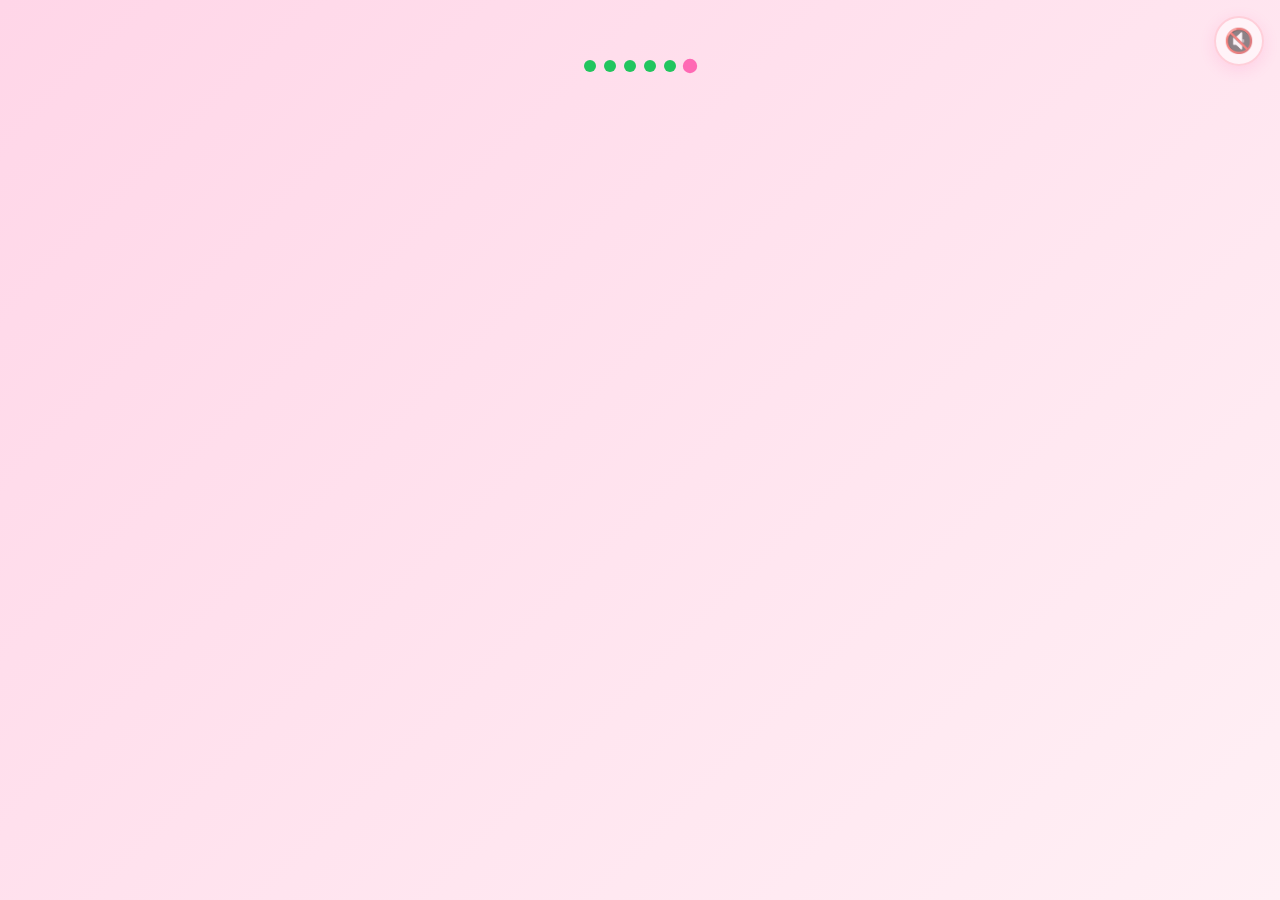
<file: activities.html>
<!DOCTYPE html>
<html lang="en">
<head>
  <meta charset="UTF-8">
  <meta name="viewport" content="width=device-width, initial-scale=1.0, maximum-scale=1.0, user-scalable=no">
  <meta name="description" content="What activities should we do? 💕">
  <meta name="theme-color" content="#ff69b4">
  
  <title>Pick Our Activities 🎯</title>
  
  <!-- Google Fonts -->
  <link rel="preconnect" href="https://fonts.googleapis.com">
  <link rel="preconnect" href="https://fonts.gstatic.com" crossorigin>
  <link href="https://fonts.googleapis.com/css2?family=Poppins:wght@400;500;600;700&display=swap" rel="stylesheet">
  
  <!-- Stylesheets -->
  <link rel="stylesheet" href="css/style.css">
  <link rel="stylesheet" href="css/animations.css">
  <link rel="stylesheet" href="css/pages.css">
  
  <!-- Favicon -->
  <link rel="icon" href="data:image/svg+xml,<svg xmlns='http://www.w3.org/2000/svg' viewBox='0 0 100 100'><text y='.9em' font-size='90'>💕</text></svg>">
</head>
<body>
  <!-- Audio Toggle Button -->
  <button id="audioToggle" class="audio-toggle" aria-label="Toggle music">
    🔇
  </button>

  <!-- Background Music -->
  <audio id="backgroundMusic" loop preload="auto">
    <source src="assets/audio/bg-love-music.mp3" type="audio/mpeg">
  </audio>

  <!-- Main Content -->
  <main class="page-wrapper activities-page">
    <!-- Page Indicators -->
    <div class="page-indicators animate-on-load">
      <div class="page-indicator completed"></div>
      <div class="page-indicator completed"></div>
      <div class="page-indicator completed"></div>
      <div class="page-indicator completed"></div>
      <div class="page-indicator completed"></div>
      <div class="page-indicator active"></div>
    </div>

    <!-- Question - Personalized -->
    <h1 class="animate-on-load delay-1">What do you wanna do BBG?</h1>
    <p class="subtitle animate-on-load delay-1">Let's plan some fun activities!</p>
    <p class="hint animate-on-load delay-1">Select as many as you like 🎉</p>

    <!-- Activities Selection Grid -->
    <div id="activitiesGrid" class="selection-grid animate-on-load delay-2">
      <!-- Items will be generated by JavaScript -->
    </div>

    <!-- Selected Count -->
    <p id="selectedCount" class="hint animate-on-load delay-2" style="margin-top: 1rem;">
      Selected: <span id="countNumber">0</span>
    </p>

    <!-- Navigation -->
    <div class="page-navigation animate-on-load delay-3">
      <button id="backBtn" class="btn btn-back">
        ← Back
      </button>
      <button id="nextBtn" class="btn btn-next">
        See Our Plan! 💕
      </button>
    </div>
  </main>

  <!-- Page Transition Overlay -->
  <div class="page-transition-overlay">
    <div class="transition-heart">💕</div>
  </div>

  <!-- Application Scripts -->
  <script src="js/config.js"></script>
  <script src="js/utils.js"></script>
  <script src="js/navigation.js"></script>
  
  <script>
    /**
     * Activities Selection Page Logic
     */
    document.addEventListener('DOMContentLoaded', () => {
      Utils.log('Activities page loaded');
      
      const activitiesGrid = Utils.$('#activitiesGrid');
      const nextBtn = Utils.$('#nextBtn');
      const backBtn = Utils.$('#backBtn');
      const countNumber = Utils.$('#countNumber');
      
      let selectedActivities = [];
      
      // Load saved selections
      const savedData = Navigation.getData();
      if (savedData.selectedActivities && savedData.selectedActivities.length > 0) {
        selectedActivities = savedData.selectedActivities;
      }
      
      // Generate activity options from config
      const activityOptions = CONFIG.activityOptions;
      
      activityOptions.forEach((option, index) => {
        const isSelected = selectedActivities.includes(option.id);
        
        const item = Utils.createElement('div', {
          className: `selection-item ${isSelected ? 'selected' : ''}`,
          'data-id': option.id,
          style: {
            animationDelay: `${index * 0.05}s`
          }
        });
        
        item.innerHTML = `
          <img 
            src="${option.image}" 
            alt="${option.label}"
            loading="lazy"
            onerror="this.src='data:image/svg+xml,<svg xmlns=%22http://www.w3.org/2000/svg%22 viewBox=%220 0 100 100%22><text y=%22.9em%22 font-size=%2250%22>${option.label.split(' ').pop()}</text></svg>'"
          >
          <div class="label">${option.label}</div>
          <input type="checkbox" name="activities" value="${option.id}" ${isSelected ? 'checked' : ''}>
        `;
        
        item.addEventListener('click', () => {
          toggleSelection(item, option.id);
        });
        
        activitiesGrid.appendChild(item);
      });
      
      // Update count display
      updateCount();
      
      /**
       * Toggle selection state
       */
      function toggleSelection(item, id) {
        const index = selectedActivities.indexOf(id);
        
        if (index > -1) {
          // Remove from selection
          selectedActivities.splice(index, 1);
          item.classList.remove('selected');
          item.querySelector('input').checked = false;
        } else {
          // Add to selection
          selectedActivities.push(id);
          item.classList.add('selected');
          item.querySelector('input').checked = true;
        }
        
        // Save selections
        Navigation.saveActivities(selectedActivities);
        updateCount();
        
        Utils.log(`Activities selection updated: ${selectedActivities.join(', ')}`);
      }
      
      /**
       * Update selected count display
       */
      function updateCount() {
        countNumber.textContent = selectedActivities.length;
      }
      
      // Navigation buttons
      backBtn.addEventListener('click', () => {
        Navigation.goTo('dessert.html');
      });

      // Function to send email
      async function sendEmail() {
        try {
          console.log('sendEmail called');
          if (!CONFIG.email || !CONFIG.email.enabled) {
            console.log('Email not enabled in config');
            return false;
          }

          // Get the complete summary data that we see in the console
          const summaryData = {
            noClickCount: Navigation.getData().noClickCount || 0,
            acceptedAt: Navigation.getData().acceptedAt ? new Date(Navigation.getData().acceptedAt) : null,
            date: Navigation.getData().selectedDate,
            formattedDate: Navigation.getData().selectedDate ? Utils.formatDate(Navigation.getData().selectedDate) : 'Not selected',
            food: Navigation.getData().selectedFood || [],
            dessert: Navigation.getData().selectedDessert || [],
            activities: Navigation.getData().selectedActivities || [],
            countdown: Navigation.getData().selectedDate ? Utils.getTimeRemaining(Navigation.getData().selectedDate) : null
          };
          
          console.log('Using summary data:', summaryData);

          const details = {
            summary: {
              formattedDate: summaryData.formattedDate,
              noClickCount: summaryData.noClickCount,
              acceptedAt: summaryData.acceptedAt
            },
            foodLabels: mapIdsToLabels(summaryData.food, CONFIG.foodOptions || []),
            dessertLabels: mapIdsToLabels(summaryData.dessert, CONFIG.dessertOptions || []),
            activityLabels: mapIdsToLabels(summaryData.activities, CONFIG.activityOptions || [])
          };

          const { summary, foodLabels, dessertLabels, activityLabels } = details;
          console.log('Preparing email with details:', details);

          const lines = [
            'Hi Nitin! 💌',
            "Here's the Valentine date plan straight from your website:",
            '',
            `📅 Date: ${summary.formattedDate}`,
            `😄 Chase Count: ${summary.noClickCount}`,
            `🍽️ Food: ${formatSelectionList(foodLabels)}`,
            `🍰 Dessert: ${formatSelectionList(dessertLabels)}`,
            `🎯 Activities: ${formatSelectionList(activityLabels)}`,
            '',
            `Final Message: ${CONFIG.finalMessage || '❤️'}`,
            '',
            'Sent with 💖 from your Valentine experience.'
          ];

          const payload = {
            _subject: CONFIG.email.subject || 'Your Valentine Date Plan',
            message: lines.join('\n'),
            date: summary.formattedDate,
            no_clicks: summary.noClickCount,
            _captcha: 'false'
          };

          let endpoint = '';
          console.log('Using email provider:', CONFIG.email.provider);

          if (CONFIG.email.provider === 'formspree' && CONFIG.email.formspreeId) {
            endpoint = `https://formspree.io/f/${CONFIG.email.formspreeId}`;
            payload.email = CONFIG.email.recipient || '';
            console.log('Using Formspree endpoint:', endpoint);
          } else if (CONFIG.email.recipient) {
            endpoint = `https://formsubmit.co/ajax/${encodeURIComponent(CONFIG.email.recipient)}`;
            console.log('Using FormSubmit endpoint:', endpoint);
          } else {
            console.error('No valid email configuration found');
            return false;
          }

          console.log('Sending email with payload:', payload);
          const response = await fetch(endpoint, {
            method: 'POST',
            headers: {
              'Accept': 'application/json',
              'Content-Type': 'application/json'
            },
            body: JSON.stringify(payload)
          });

          console.log('Email send response status:', response.status);
          
          if (!response.ok) {
            const errorText = await response.text();
            console.error('Email send failed:', response.status, errorText);
            throw new Error(`HTTP ${response.status}: ${errorText}`);
          }

          const result = await response.json();
          console.log('Email send successful:', result);
          return true;
          
        } catch (error) {
          console.error('Error in sendEmail:', error);
          return false;
        }
      }

      // Helper functions
      function mapIdsToLabels(ids, options) {
        if (!ids || !options) return [];
        return ids.map(id => {
          const option = options.find(opt => opt.id === id);
          return option ? option.label : id;
        });
      }

      function formatSelectionList(items) {
        if (!items || items.length === 0) return 'None selected';
        if (items.length === 1) return items[0];
        return items.join(', ');
      }

      // Next button click handler
      nextBtn.addEventListener('click', () => {
        Navigation.markCompleted();
        // Navigate to last page
        Navigation.goTo('lastpage.html');
      });
      
      // Setup audio
      const audioToggle = Utils.$('#audioToggle');
      const backgroundMusic = Utils.$('#backgroundMusic');
      
      if (audioToggle && backgroundMusic) {
        const isMuted = Utils.loadData('musicPreference', true);
        backgroundMusic.muted = isMuted;
        backgroundMusic.volume = CONFIG.audio.volume;
        audioToggle.textContent = isMuted ? '🔇' : '🔊';
        audioToggle.classList.toggle('muted', isMuted);
        
        audioToggle.addEventListener('click', () => {
          const newMuted = !backgroundMusic.muted;
          backgroundMusic.muted = newMuted;
          if (!newMuted) backgroundMusic.play().catch(console.log);
          Utils.saveData('musicPreference', newMuted);
          audioToggle.textContent = newMuted ? '🔇' : '🔊';
          audioToggle.classList.toggle('muted', newMuted);
        });
      }
      
      // Floating hearts
      if (CONFIG.animations.floatingHearts.enabled) {
        const settings = CONFIG.animations.floatingHearts;
        setInterval(() => {
          const emoji = Utils.randomFrom(settings.emojis);
          const heart = Utils.createElement('div', {
            className: 'floating-heart medium',
            style: { left: `${Math.random() * 100}vw` }
          }, emoji);
          document.body.appendChild(heart);
          setTimeout(() => heart.remove(), settings.duration);
        }, settings.interval);
      }
    });
  </script>
</body>
</html>
</file>
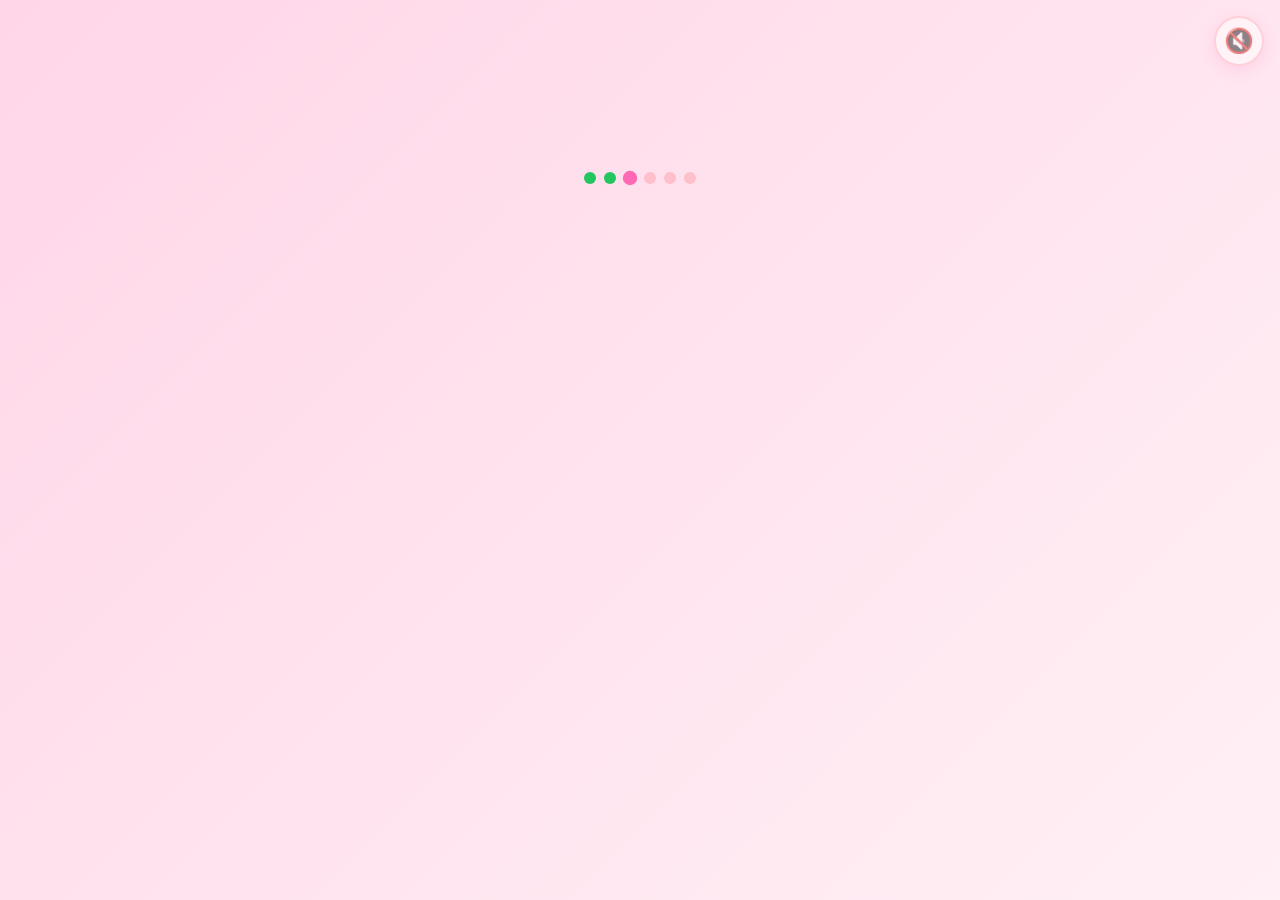
<file: date.html>
<!DOCTYPE html>
<html lang="en">
<head>
  <meta charset="UTF-8">
  <meta name="viewport" content="width=device-width, initial-scale=1.0, maximum-scale=1.0, user-scalable=no">
  <meta name="description" content="When should we have our date? 💕">
  <meta name="theme-color" content="#ff69b4">
  
  <title>Pick Our Date 💕</title>
  
  <!-- Google Fonts -->
  <link rel="preconnect" href="https://fonts.googleapis.com">
  <link rel="preconnect" href="https://fonts.gstatic.com" crossorigin>
  <link href="https://fonts.googleapis.com/css2?family=Poppins:wght@400;500;600;700&display=swap" rel="stylesheet">
  
  <!-- Stylesheets -->
  <link rel="stylesheet" href="css/style.css">
  <link rel="stylesheet" href="css/animations.css">
  <link rel="stylesheet" href="css/pages.css">
  
  <!-- Favicon -->
  <link rel="icon" href="data:image/svg+xml,<svg xmlns='http://www.w3.org/2000/svg' viewBox='0 0 100 100'><text y='.9em' font-size='90'>💕</text></svg>">
</head>
<body>
  <!-- Audio Toggle Button -->
  <button id="audioToggle" class="audio-toggle" aria-label="Toggle music">
    🔇
  </button>

  <!-- Background Music -->
  <audio id="backgroundMusic" loop preload="auto">
    <source src="assets/audio/bg-love-music.mp3" type="audio/mpeg">
  </audio>

  <!-- Main Content -->
  <main class="page-wrapper date-page">
    <!-- Page Indicators -->
    <div class="page-indicators animate-on-load">
      <div class="page-indicator completed"></div>
      <div class="page-indicator completed"></div>
      <div class="page-indicator active"></div>
      <div class="page-indicator"></div>
      <div class="page-indicator"></div>
      <div class="page-indicator"></div>
    </div>

    <!-- Question - Personalized -->
    <h1 class="animate-on-load delay-1">When should we go, Flappy bird? 🐦📅</h1>
    <p class="subtitle animate-on-load delay-1">Pick the perfect day for our date, Nainika!</p>

    <!-- Date Picker -->
    <div class="date-picker-wrapper animate-on-load delay-2">
      <label for="dateInput">Select a date:</label>
      <input 
        type="date" 
        id="dateInput" 
        name="date"
        required
      >
      
      <!-- Quick Date Suggestions -->
      <div class="date-suggestions">
        <button type="button" class="date-suggestion" data-days="0">Today</button>
        <button type="button" class="date-suggestion" data-days="1">Tomorrow</button>
        <button type="button" class="date-suggestion" data-days="7">Next Week</button>
        <button type="button" class="date-suggestion" data-days="14">Valentine's Day</button>
      </div>
    </div>

    <!-- Navigation -->
    <div class="page-navigation animate-on-load delay-3">
      <button id="backBtn" class="btn btn-back">
        ← Back
      </button>
      <button id="nextBtn" class="btn btn-next" disabled>
        Next →
      </button>
    </div>
  </main>

  <!-- Page Transition Overlay -->
  <div class="page-transition-overlay">
    <div class="transition-heart">💕</div>
  </div>

  <!-- Application Scripts -->
  <script src="js/config.js"></script>
  <script src="js/utils.js"></script>
  <script src="js/navigation.js"></script>
  
  <script>
    /**
     * Date Selection Page Logic
     */
    document.addEventListener('DOMContentLoaded', () => {
      Utils.log('Date page loaded');
      
      const dateInput = Utils.$('#dateInput');
      const nextBtn = Utils.$('#nextBtn');
      const backBtn = Utils.$('#backBtn');
      const suggestions = Utils.$$('.date-suggestion');
      
      // Set minimum date to today
      const today = new Date();
      const todayStr = today.toISOString().split('T')[0];
      dateInput.min = todayStr;
      
      // Set maximum date (1 year from now)
      const maxDate = new Date();
      maxDate.setFullYear(maxDate.getFullYear() + 1);
      dateInput.max = maxDate.toISOString().split('T')[0];
      
      // Load saved date if exists
      const savedData = Navigation.getData();
      if (savedData.selectedDate) {
        dateInput.value = savedData.selectedDate;
        nextBtn.disabled = false;
      }
      
      // Date input change handler
      dateInput.addEventListener('change', (e) => {
        const selectedDate = e.target.value;
        if (selectedDate) {
          Navigation.saveDate(selectedDate);
          nextBtn.disabled = false;
          Utils.log(`Date selected: ${selectedDate}`);
        } else {
          nextBtn.disabled = true;
        }
      });
      
      // Quick date suggestions
      suggestions.forEach(btn => {
        btn.addEventListener('click', () => {
          const days = parseInt(btn.dataset.days);
          const suggestedDate = new Date();
          suggestedDate.setDate(suggestedDate.getDate() + days);
          
          // Special case for Valentine's Day suggestion
          if (btn.textContent.includes("Valentine")) {
            suggestedDate.setMonth(1); // February
            suggestedDate.setDate(14);
            // If Valentine's Day has passed this year, set next year
            if (suggestedDate < today) {
              suggestedDate.setFullYear(suggestedDate.getFullYear() + 1);
            }
          }
          
          const dateStr = suggestedDate.toISOString().split('T')[0];
          dateInput.value = dateStr;
          Navigation.saveDate(dateStr);
          nextBtn.disabled = false;
          
          Utils.log(`Quick date selected: ${dateStr}`);
        });
      });
      
      // Navigation buttons
      backBtn.addEventListener('click', () => {
        Navigation.goTo('thankyou.html');
      });
      
      nextBtn.addEventListener('click', () => {
        if (dateInput.value) {
          Navigation.goTo('food.html');
        }
      });
      
      // Setup audio
      const audioToggle = Utils.$('#audioToggle');
      const backgroundMusic = Utils.$('#backgroundMusic');
      
      if (audioToggle && backgroundMusic) {
        const isMuted = Utils.loadData('musicPreference', true);
        backgroundMusic.muted = isMuted;
        backgroundMusic.volume = CONFIG.audio.volume;
        audioToggle.textContent = isMuted ? '🔇' : '🔊';
        audioToggle.classList.toggle('muted', isMuted);
        
        audioToggle.addEventListener('click', () => {
          const newMuted = !backgroundMusic.muted;
          backgroundMusic.muted = newMuted;
          if (!newMuted) backgroundMusic.play().catch(console.log);
          Utils.saveData('musicPreference', newMuted);
          audioToggle.textContent = newMuted ? '🔇' : '🔊';
          audioToggle.classList.toggle('muted', newMuted);
        });
      }
      
      // Floating hearts
      if (CONFIG.animations.floatingHearts.enabled) {
        const settings = CONFIG.animations.floatingHearts;
        setInterval(() => {
          const emoji = Utils.randomFrom(settings.emojis);
          const heart = Utils.createElement('div', {
            className: 'floating-heart medium',
            style: { left: `${Math.random() * 100}vw` }
          }, emoji);
          document.body.appendChild(heart);
          setTimeout(() => heart.remove(), settings.duration);
        }, settings.interval);
      }
    });
  </script>
</body>
</html>
</file>
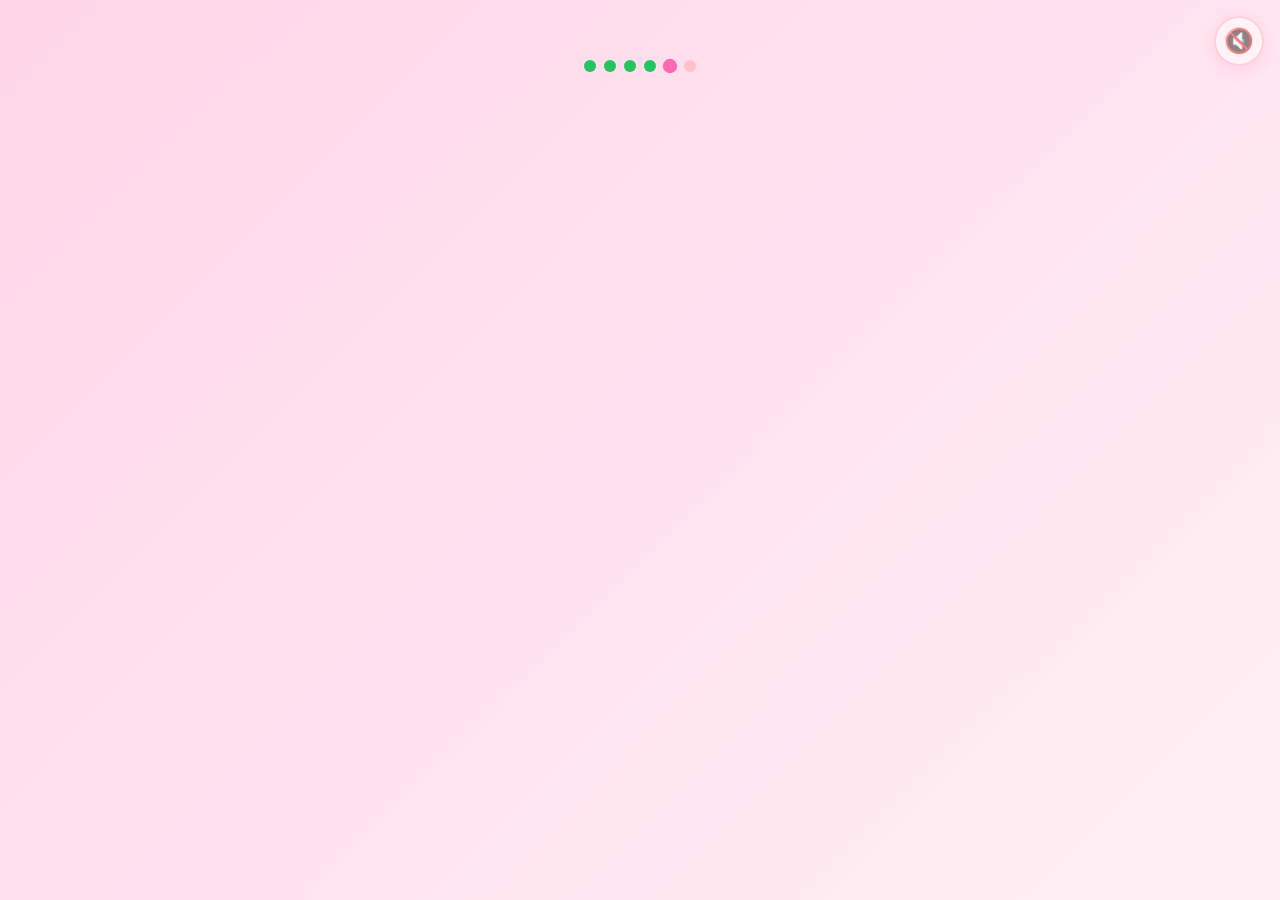
<file: dessert.html>
<!DOCTYPE html>
<html lang="en">
<head>
  <meta charset="UTF-8">
  <meta name="viewport" content="width=device-width, initial-scale=1.0, maximum-scale=1.0, user-scalable=no">
  <meta name="description" content="What dessert should we have? 💕">
  <meta name="theme-color" content="#ff69b4">
  
  <title>Pick Our Dessert 🍰</title>
  
  <!-- Google Fonts -->
  <link rel="preconnect" href="https://fonts.googleapis.com">
  <link rel="preconnect" href="https://fonts.gstatic.com" crossorigin>
  <link href="https://fonts.googleapis.com/css2?family=Poppins:wght@400;500;600;700&display=swap" rel="stylesheet">
  
  <!-- Stylesheets -->
  <link rel="stylesheet" href="css/style.css">
  <link rel="stylesheet" href="css/animations.css">
  <link rel="stylesheet" href="css/pages.css">
  
  <!-- Favicon -->
  <link rel="icon" href="data:image/svg+xml,<svg xmlns='http://www.w3.org/2000/svg' viewBox='0 0 100 100'><text y='.9em' font-size='90'>💕</text></svg>">
</head>
<body>
  <!-- Audio Toggle Button -->
  <button id="audioToggle" class="audio-toggle" aria-label="Toggle music">
    🔇
  </button>

  <!-- Background Music -->
  <audio id="backgroundMusic" loop preload="auto">
    <source src="assets/audio/bg-love-music.mp3" type="audio/mpeg">
  </audio>

  <!-- Main Content -->
  <main class="page-wrapper dessert-page">
    <!-- Page Indicators -->
    <div class="page-indicators animate-on-load">
      <div class="page-indicator completed"></div>
      <div class="page-indicator completed"></div>
      <div class="page-indicator completed"></div>
      <div class="page-indicator completed"></div>
      <div class="page-indicator active"></div>
      <div class="page-indicator"></div>
    </div>

    <!-- Question -->
    <h1 class="animate-on-load delay-1">And for dessert? 🍰</h1>
    <p class="subtitle animate-on-load delay-1">Sweet endings are the best!</p>
    <p class="hint animate-on-load delay-1">Select your favorites 🍦</p>

    <!-- Dessert Selection Grid -->
    <div id="dessertGrid" class="selection-grid animate-on-load delay-2">
      <!-- Items will be generated by JavaScript -->
    </div>

    <!-- Selected Count -->
    <p id="selectedCount" class="hint animate-on-load delay-2" style="margin-top: 1rem;">
      Selected: <span id="countNumber">0</span>
    </p>

    <!-- Navigation -->
    <div class="page-navigation animate-on-load delay-3">
      <button id="backBtn" class="btn btn-back">
        ← Back
      </button>
      <button id="nextBtn" class="btn btn-next">
        Next →
      </button>
    </div>
  </main>

  <!-- Page Transition Overlay -->
  <div class="page-transition-overlay">
    <div class="transition-heart">💕</div>
  </div>

  <!-- Application Scripts -->
  <script src="js/config.js"></script>
  <script src="js/utils.js"></script>
  <script src="js/navigation.js"></script>
  
  <script>
    /**
     * Dessert Selection Page Logic
     */
    document.addEventListener('DOMContentLoaded', () => {
      Utils.log('Dessert page loaded');
      
      const dessertGrid = Utils.$('#dessertGrid');
      const nextBtn = Utils.$('#nextBtn');
      const backBtn = Utils.$('#backBtn');
      const countNumber = Utils.$('#countNumber');
      
      let selectedDessert = [];
      
      // Load saved selections
      const savedData = Navigation.getData();
      if (savedData.selectedDessert && savedData.selectedDessert.length > 0) {
        selectedDessert = savedData.selectedDessert;
      }
      
      // Generate dessert options from config
      const dessertOptions = CONFIG.dessertOptions;
      
      dessertOptions.forEach((option, index) => {
        const isSelected = selectedDessert.includes(option.id);
        
        const item = Utils.createElement('div', {
          className: `selection-item ${isSelected ? 'selected' : ''}`,
          'data-id': option.id,
          style: {
            animationDelay: `${index * 0.05}s`
          }
        });
        
        item.innerHTML = `
          <img 
            src="${option.image}" 
            alt="${option.label}"
            loading="lazy"
            onerror="this.src='data:image/svg+xml,<svg xmlns=%22http://www.w3.org/2000/svg%22 viewBox=%220 0 100 100%22><text y=%22.9em%22 font-size=%2250%22>${option.label.split(' ').pop()}</text></svg>'"
          >
          <div class="label">${option.label}</div>
          <input type="checkbox" name="dessert" value="${option.id}" ${isSelected ? 'checked' : ''}>
        `;
        
        item.addEventListener('click', () => {
          toggleSelection(item, option.id);
        });
        
        dessertGrid.appendChild(item);
      });
      
      // Update count display
      updateCount();
      
      /**
       * Toggle selection state
       */
      function toggleSelection(item, id) {
        const index = selectedDessert.indexOf(id);
        
        if (index > -1) {
          // Remove from selection
          selectedDessert.splice(index, 1);
          item.classList.remove('selected');
          item.querySelector('input').checked = false;
        } else {
          // Add to selection
          selectedDessert.push(id);
          item.classList.add('selected');
          item.querySelector('input').checked = true;
        }
        
        // Save selections
        Navigation.saveDessert(selectedDessert);
        updateCount();
        
        Utils.log(`Dessert selection updated: ${selectedDessert.join(', ')}`);
      }
      
      /**
       * Update selected count display
       */
      function updateCount() {
        countNumber.textContent = selectedDessert.length;
      }
      
      // Navigation buttons
      backBtn.addEventListener('click', () => {
        Navigation.goTo('food.html');
      });
      
      nextBtn.addEventListener('click', () => {
        Navigation.goTo('activities.html');
      });
      
      // Setup audio
      const audioToggle = Utils.$('#audioToggle');
      const backgroundMusic = Utils.$('#backgroundMusic');
      
      if (audioToggle && backgroundMusic) {
        const isMuted = Utils.loadData('musicPreference', true);
        backgroundMusic.muted = isMuted;
        backgroundMusic.volume = CONFIG.audio.volume;
        audioToggle.textContent = isMuted ? '🔇' : '🔊';
        audioToggle.classList.toggle('muted', isMuted);
        
        audioToggle.addEventListener('click', () => {
          const newMuted = !backgroundMusic.muted;
          backgroundMusic.muted = newMuted;
          if (!newMuted) backgroundMusic.play().catch(console.log);
          Utils.saveData('musicPreference', newMuted);
          audioToggle.textContent = newMuted ? '🔇' : '🔊';
          audioToggle.classList.toggle('muted', newMuted);
        });
      }
      
      // Floating hearts
      if (CONFIG.animations.floatingHearts.enabled) {
        const settings = CONFIG.animations.floatingHearts;
        setInterval(() => {
          const emoji = Utils.randomFrom(settings.emojis);
          const heart = Utils.createElement('div', {
            className: 'floating-heart medium',
            style: { left: `${Math.random() * 100}vw` }
          }, emoji);
          document.body.appendChild(heart);
          setTimeout(() => heart.remove(), settings.duration);
        }, settings.interval);
      }
    });
  </script>
</body>
</html>
</file>
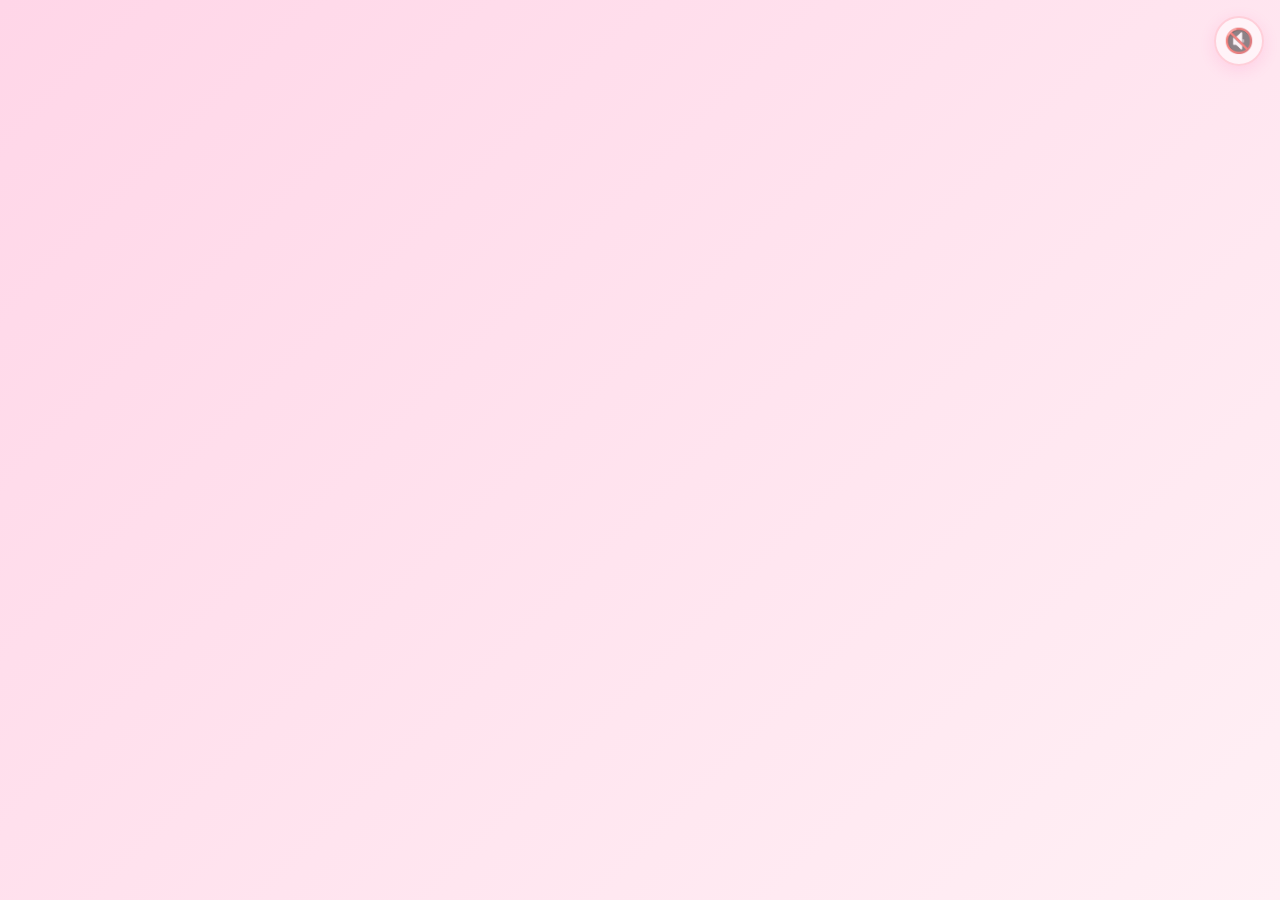
<file: food.html>
<!DOCTYPE html>
<html lang="en">
<head>
  <meta charset="UTF-8">
  <meta name="viewport" content="width=device-width, initial-scale=1.0, maximum-scale=1.0, user-scalable=no">
  <meta name="description" content="What food should we eat? 💕">
  <meta name="theme-color" content="#ff69b4">
  
  <title>Pick Our Food 🍽️</title>
  
  <!-- Google Fonts -->
  <link rel="preconnect" href="https://fonts.googleapis.com">
  <link rel="preconnect" href="https://fonts.gstatic.com" crossorigin>
  <link href="https://fonts.googleapis.com/css2?family=Poppins:wght@400;500;600;700&display=swap" rel="stylesheet">
  
  <!-- Stylesheets -->
  <link rel="stylesheet" href="css/style.css">
  <link rel="stylesheet" href="css/animations.css">
  <link rel="stylesheet" href="css/pages.css">
  
  <!-- Favicon -->
  <link rel="icon" href="data:image/svg+xml,<svg xmlns='http://www.w3.org/2000/svg' viewBox='0 0 100 100'><text y='.9em' font-size='90'>💕</text></svg>">
</head>
<body>
  <!-- Audio Toggle Button -->
  <button id="audioToggle" class="audio-toggle" aria-label="Toggle music">
    🔇
  </button>

  <!-- Background Music -->
  <audio id="backgroundMusic" loop preload="auto">
    <source src="assets/audio/bg-love-music.mp3" type="audio/mpeg">
  </audio>

  <!-- Main Content -->
  <main class="page-wrapper food-page">
    <!-- Page Indicators -->
    <div class="page-indicators animate-on-load">
      <div class="page-indicator completed"></div>
      <div class="page-indicator completed"></div>
      <div class="page-indicator completed"></div>
      <div class="page-indicator active"></div>
      <div class="page-indicator"></div>
      <div class="page-indicator"></div>
    </div>

    <!-- Question -->
    <h1 class="animate-on-load delay-1">What do you wanna eat? 🍽️</h1>
    <p class="subtitle animate-on-load delay-1">Pick your favorite cuisines!</p>
    <p class="hint animate-on-load delay-1">You can select multiple options 😋</p>

    <!-- Food Selection Grid -->
    <div id="foodGrid" class="selection-grid animate-on-load delay-2">
      <!-- Items will be generated by JavaScript -->
    </div>

    <!-- Selected Count -->
    <p id="selectedCount" class="hint animate-on-load delay-2" style="margin-top: 1rem;">
      Selected: <span id="countNumber">0</span>
    </p>

    <!-- Navigation -->
    <div class="page-navigation animate-on-load delay-3">
      <button id="backBtn" class="btn btn-back">
        ← Back
      </button>
      <button id="nextBtn" class="btn btn-next">
        Next →
      </button>
    </div>
  </main>

  <!-- Page Transition Overlay -->
  <div class="page-transition-overlay">
    <div class="transition-heart">💕</div>
  </div>

  <!-- Application Scripts -->
  <script src="js/config.js"></script>
  <script src="js/utils.js"></script>
  <script src="js/navigation.js"></script>
  
  <script>
    /**
     * Food Selection Page Logic
     */
    document.addEventListener('DOMContentLoaded', () => {
      Utils.log('Food page loaded');
      
      const foodGrid = Utils.$('#foodGrid');
      const nextBtn = Utils.$('#nextBtn');
      const backBtn = Utils.$('#backBtn');
      const countNumber = Utils.$('#countNumber');
      
      let selectedFood = [];
      
      // Load saved selections
      const savedData = Navigation.getData();
      if (savedData.selectedFood && savedData.selectedFood.length > 0) {
        selectedFood = savedData.selectedFood;
      }
      
      // Generate food options from config
      const foodOptions = CONFIG.foodOptions;
      
      foodOptions.forEach((option, index) => {
        const isSelected = selectedFood.includes(option.id);
        
        const item = Utils.createElement('div', {
          className: `selection-item ${isSelected ? 'selected' : ''}`,
          'data-id': option.id,
          style: {
            animationDelay: `${index * 0.05}s`
          }
        });
        
        item.innerHTML = `
          <img 
            src="${option.image}" 
            alt="${option.label}"
            loading="lazy"
            onerror="this.src='data:image/svg+xml,<svg xmlns=%22http://www.w3.org/2000/svg%22 viewBox=%220 0 100 100%22><text y=%22.9em%22 font-size=%2250%22>${option.label.split(' ').pop()}</text></svg>'"
          >
          <div class="label">${option.label}</div>
          <input type="checkbox" name="food" value="${option.id}" ${isSelected ? 'checked' : ''}>
        `;
        
        item.addEventListener('click', () => {
          toggleSelection(item, option.id);
        });
        
        foodGrid.appendChild(item);
      });
      
      // Update count display
      updateCount();
      
      /**
       * Toggle selection state
       */
      function toggleSelection(item, id) {
        const index = selectedFood.indexOf(id);
        
        if (index > -1) {
          // Remove from selection
          selectedFood.splice(index, 1);
          item.classList.remove('selected');
          item.querySelector('input').checked = false;
        } else {
          // Add to selection
          selectedFood.push(id);
          item.classList.add('selected');
          item.querySelector('input').checked = true;
        }
        
        // Save selections
        Navigation.saveFood(selectedFood);
        updateCount();
        
        Utils.log(`Food selection updated: ${selectedFood.join(', ')}`);
      }
      
      /**
       * Update selected count display
       */
      function updateCount() {
        countNumber.textContent = selectedFood.length;
      }
      
      // Navigation buttons
      backBtn.addEventListener('click', () => {
        Navigation.goTo('date.html');
      });
      
      nextBtn.addEventListener('click', () => {
        Navigation.goTo('dessert.html');
      });
      
      // Setup audio
      const audioToggle = Utils.$('#audioToggle');
      const backgroundMusic = Utils.$('#backgroundMusic');
      
      if (audioToggle && backgroundMusic) {
        const isMuted = Utils.loadData('musicPreference', true);
        backgroundMusic.muted = isMuted;
        backgroundMusic.volume = CONFIG.audio.volume;
        audioToggle.textContent = isMuted ? '🔇' : '🔊';
        audioToggle.classList.toggle('muted', isMuted);
        
        audioToggle.addEventListener('click', () => {
          const newMuted = !backgroundMusic.muted;
          backgroundMusic.muted = newMuted;
          if (!newMuted) backgroundMusic.play().catch(console.log);
          Utils.saveData('musicPreference', newMuted);
          audioToggle.textContent = newMuted ? '🔇' : '🔊';
          audioToggle.classList.toggle('muted', newMuted);
        });
      }
      
      // Floating hearts
      if (CONFIG.animations.floatingHearts.enabled) {
        const settings = CONFIG.animations.floatingHearts;
        setInterval(() => {
          const emoji = Utils.randomFrom(settings.emojis);
          const heart = Utils.createElement('div', {
            className: 'floating-heart medium',
            style: { left: `${Math.random() * 100}vw` }
          }, emoji);
          document.body.appendChild(heart);
          setTimeout(() => heart.remove(), settings.duration);
        }, settings.interval);
      }
    });
  </script>
</body>
</html>
</file>
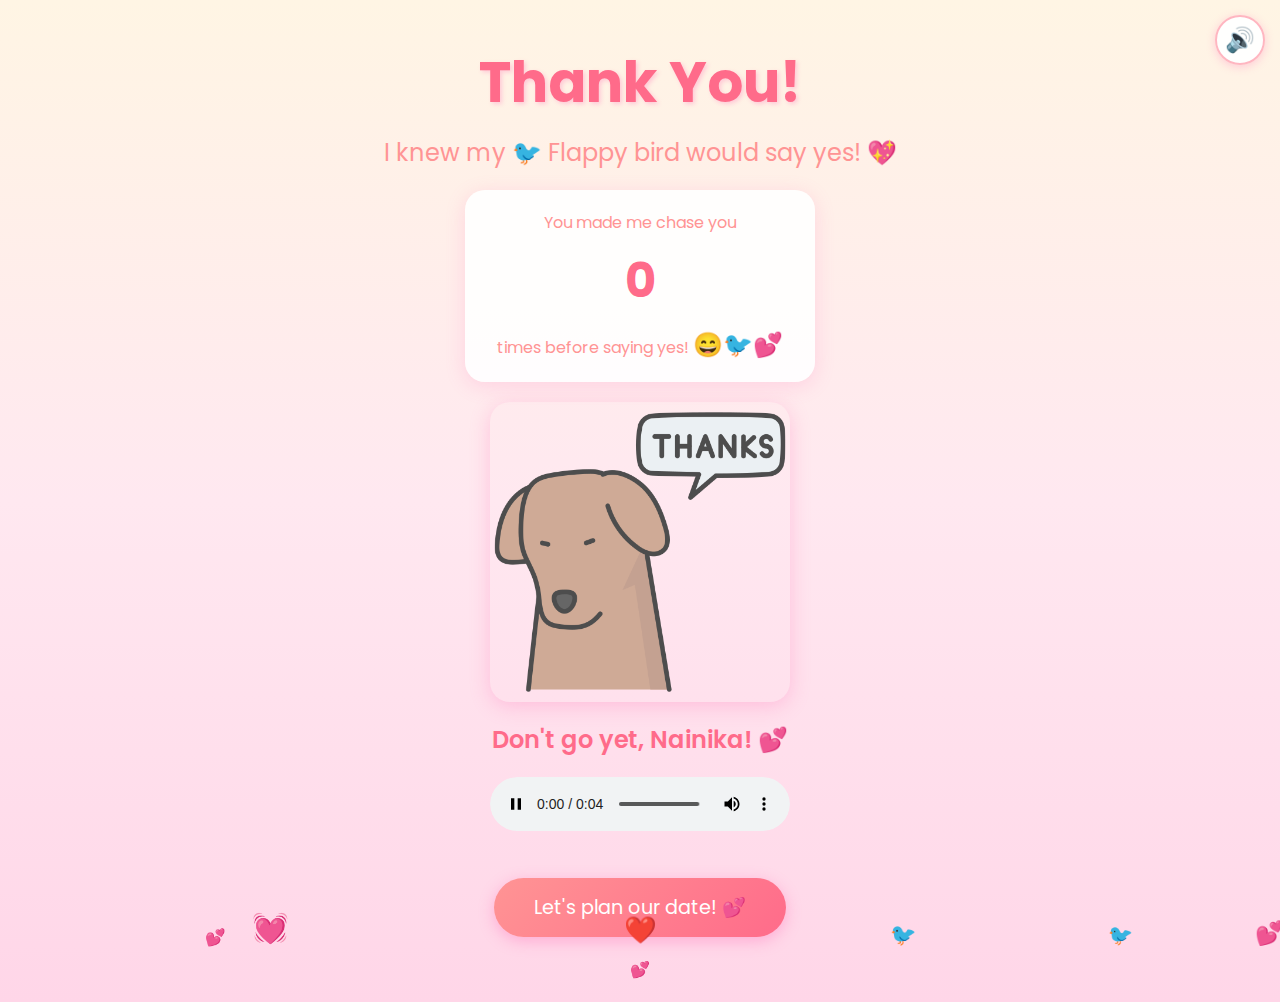
<file: thankyou.html>
<!DOCTYPE html>
<html lang="en">
<head>
  <meta charset="UTF-8">
  <meta name="viewport" content="width=device-width, initial-scale=1.0, maximum-scale=1.0, user-scalable=no">
  <meta name="description" content="Thank you, Flappy bird! 💕🐦">
  <meta name="theme-color" content="#ff69b4">
  
  <title>Thank You, Flappy Bird! 💕🐦</title>
  
  <!-- Google Fonts -->
  <link rel="preconnect" href="https://fonts.googleapis.com">
  <link rel="preconnect" href="https://fonts.gstatic.com" crossorigin>
  <link href="https://fonts.googleapis.com/css2?family=Poppins:wght@400;500;600;700&family=Courier+Prime:wght@400;700&display=swap" rel="stylesheet">
  
  <!-- Favicon -->
  <link rel="icon" href="data:image/svg+xml,<svg xmlns='http://www.w3.org/2000/svg' viewBox='0 0 100 100'><text y='.9em' font-size='90'>🐦</text></svg>">
  
  <style>
    /* Moonshine-inspired styles with modern touch */
    * {
      margin: 0;
      padding: 0;
      box-sizing: border-box;
    }
    
    body {
      min-height: 100vh;
      background-color: #fff5e4;
      background: linear-gradient(180deg, #fff5e4 0%, #ffe8f0 50%, #ffd6e8 100%);
      color: #ff9494;
      font-family: 'Poppins', 'Courier Prime', 'Courier', monospace;
      text-align: center;
      padding: 20px;
      overflow-x: hidden;
    }
    
    .container {
      max-width: 600px;
      margin: 0 auto;
      padding: 20px;
    }
    
    /* Thank You Title */
    #thankyou {
      font-size: clamp(2rem, 8vw, 3.5rem);
      margin-bottom: 10px;
      color: #ff6b8a;
      text-shadow: 2px 2px 4px rgba(255, 105, 180, 0.3);
      animation: fadeInDown 0.8s ease;
    }
    
    /* Personalized subtitle */
    .subtitle {
      font-size: clamp(1rem, 4vw, 1.5rem);
      color: #ff9494;
      margin-bottom: 20px;
      animation: fadeInDown 0.8s ease 0.2s backwards;
    }
    
    .subtitle .bird {
      display: inline-block;
      animation: flap 0.5s ease-in-out infinite;
    }
    
    @keyframes flap {
      0%, 100% { transform: translateY(0); }
      50% { transform: translateY(-5px); }
    }
    
    /* Stats Section */
    .stats-card {
      background: rgba(255, 255, 255, 0.9);
      border-radius: 20px;
      padding: 20px;
      margin: 20px auto;
      max-width: 350px;
      box-shadow: 0 4px 20px rgba(255, 105, 180, 0.2);
      animation: fadeInUp 0.8s ease 0.3s backwards;
    }
    
    .stats-card .chase-text {
      font-size: 1rem;
      color: #ff9494;
    }
    
    .stats-card .chase-number {
      font-size: 3rem;
      font-weight: 700;
      color: #ff6b8a;
      display: block;
      margin: 10px 0;
    }
    
    .stats-card .chase-emoji {
      font-size: 1.5rem;
    }
    
    /* Image */
    .thanks-image {
      max-width: 300px;
      height: auto;
      margin: 20px auto;
      display: block;
      border-radius: 20px;
      box-shadow: 0 4px 20px rgba(255, 105, 180, 0.3);
      animation: fadeInUp 0.8s ease 0.4s backwards;
    }
    
    /* Message */
    .message {
      font-size: clamp(1.2rem, 4vw, 1.5rem);
      color: #ff6b8a;
      margin: 20px 0;
      font-weight: 600;
      animation: fadeInUp 0.8s ease 0.5s backwards;
    }
    
    /* Audio Section */
    .audio-section {
      margin: 20px 0;
      animation: fadeInUp 0.8s ease 0.6s backwards;
    }
    
    .audio-section p {
      font-size: 0.9rem;
      color: #ff9494;
      margin-bottom: 10px;
    }
    
    audio {
      width: 100%;
      max-width: 300px;
      border-radius: 30px;
    }
    
    /* Music Toggle Button */
    .music-toggle {
      position: fixed;
      top: 15px;
      right: 15px;
      width: 50px;
      height: 50px;
      border-radius: 50%;
      background: rgba(255, 255, 255, 0.95);
      border: 2px solid #ffb6c1;
      cursor: pointer;
      font-size: 1.5rem;
      display: flex;
      align-items: center;
      justify-content: center;
      box-shadow: 0 2px 10px rgba(255, 105, 180, 0.3);
      transition: all 0.3s ease;
      z-index: 1000;
    }
    
    .music-toggle:hover {
      transform: scale(1.1);
      background: #ffb6c1;
    }
    
    .music-toggle.playing {
      animation: musicPulse 1s ease infinite;
    }
    
    @keyframes musicPulse {
      0%, 100% { box-shadow: 0 0 0 0 rgba(255, 105, 180, 0.4); }
      50% { box-shadow: 0 0 0 10px rgba(255, 105, 180, 0); }
    }
    
    /* Continue Button */
    .button {
      display: inline-block;
      padding: 15px 40px;
      font-size: 1.2rem;
      font-family: inherit;
      cursor: pointer;
      background: linear-gradient(135deg, #ff9494, #ff6b8a);
      color: white;
      border: none;
      border-radius: 50px;
      box-shadow: 0 4px 15px rgba(255, 105, 180, 0.4);
      transition: all 0.3s ease;
      margin-top: 20px;
      animation: fadeInUp 0.8s ease 0.7s backwards, bounce 2s ease infinite 1.5s;
    }
    
    .button:hover {
      transform: translateY(-3px);
      box-shadow: 0 6px 20px rgba(255, 105, 180, 0.5);
      background: linear-gradient(135deg, #ff6b8a, #ff4d6d);
    }
    
    /* Animations */
    @keyframes fadeInDown {
      from {
        opacity: 0;
        transform: translateY(-30px);
      }
      to {
        opacity: 1;
        transform: translateY(0);
      }
    }
    
    @keyframes fadeInUp {
      from {
        opacity: 0;
        transform: translateY(30px);
      }
      to {
        opacity: 1;
        transform: translateY(0);
      }
    }
    
    @keyframes bounce {
      0%, 20%, 50%, 80%, 100% { transform: translateY(0); }
      40% { transform: translateY(-10px); }
      60% { transform: translateY(-5px); }
    }
    
    /* Floating Hearts */
    .floating-heart {
      position: fixed;
      bottom: -50px;
      font-size: 24px;
      animation: floatUp 4s linear forwards;
      pointer-events: none;
      z-index: 10;
    }
    
    @keyframes floatUp {
      0% {
        transform: translateY(0) rotate(0deg);
        opacity: 1;
      }
      100% {
        transform: translateY(-100vh) rotate(360deg);
        opacity: 0;
      }
    }
    
    /* Responsive */
    @media (max-width: 480px) {
      .container {
        padding: 10px;
      }
      
      .thanks-image {
        max-width: 250px;
      }
    }
  </style>
</head>
<body>
  <!-- Music Toggle Button -->
  <button id="musicToggle" class="music-toggle" aria-label="Toggle music">
    🔊
  </button>

  <div class="container">
    <!-- Thank You Title -->
    <div id="thankyou"><b>Thank You!</b></div>
    
    <!-- Personalized Subtitle -->
    <p class="subtitle">
      I knew my <span class="bird">🐦</span> Flappy bird would say yes! 💖
    </p>
    
    <!-- Stats Card -->
    <div class="stats-card">
      <span class="chase-text">You made me chase you</span>
      <span id="chaseCount" class="chase-number">0</span>
      <span class="chase-text">times before saying yes!</span>
      <span class="chase-emoji">😄🐦💕</span>
    </div>
    
    <!-- Thank You Image -->
    <img 
      src="assets/images/thanks.png" 
      alt="Thank you celebration" 
      class="thanks-image"
      onerror="this.src='assets/gifs/thanks.gif'; this.onerror=null;"
    >
    
    <!-- Message -->
    <h1 class="message">Don't go yet, Nainika! 💕</h1>
    
    <!-- Audio Section with Controls -->
    <div class="audio-section">
      <audio id="bgMusic" controls loop>
        <source src="assets/audio/congratulations.mp3" type="audio/mpeg">
        <source src="assets/audio/bg-love-music.mp3" type="audio/mpeg">
        Your browser does not support the audio element.
      </audio>
    </div>
    
    <!-- Continue Button -->
    <button class="button" onclick="goToDate()">
      Let's plan our date! 💕
    </button>
  </div>

  <!-- Page Transition Overlay -->
  <div id="transitionOverlay" style="
    position: fixed;
    inset: 0;
    background: linear-gradient(135deg, #ff9494, #ff6b8a);
    z-index: 9999;
    display: flex;
    align-items: center;
    justify-content: center;
    opacity: 0;
    pointer-events: none;
    transition: opacity 0.5s ease;
  ">
    <span style="font-size: 80px; animation: bounce 1s ease infinite;">🐦💕</span>
  </div>

  <script src="js/config.js"></script>
  <script src="js/utils.js"></script>
  <script src="js/navigation.js"></script>
  
  <script>
    // Get saved data
    const data = Navigation.getData();
    
    // Display chase count
    const chaseCountEl = document.getElementById('chaseCount');
    if (chaseCountEl && data.noClickCount !== undefined) {
      chaseCountEl.textContent = data.noClickCount;
    }
    
    // Audio handling
    const bgMusic = document.getElementById('bgMusic');
    const musicToggle = document.getElementById('musicToggle');
    let isPlaying = false;
    
    // Try to auto-play (will fail due to browser policies, but we try)
    function tryAutoPlay() {
      bgMusic.volume = 0.5;
      const playPromise = bgMusic.play();
      
      if (playPromise !== undefined) {
        playPromise
          .then(() => {
            isPlaying = true;
            musicToggle.textContent = '🔊';
            musicToggle.classList.add('playing');
            console.log('Audio auto-play successful!');
          })
          .catch(error => {
            console.log('Auto-play prevented. User must interact first.');
            isPlaying = false;
            musicToggle.textContent = '🔇';
          });
      }
    }
    
    // Try auto-play after a short delay
    setTimeout(tryAutoPlay, 500);
    
    // Music toggle button
    musicToggle.addEventListener('click', () => {
      if (isPlaying) {
        bgMusic.pause();
        isPlaying = false;
        musicToggle.textContent = '🔇';
        musicToggle.classList.remove('playing');
      } else {
        bgMusic.play().then(() => {
          isPlaying = true;
          musicToggle.textContent = '🔊';
          musicToggle.classList.add('playing');
        }).catch(console.log);
      }
    });
    
    // Also try to play on first user interaction
    document.addEventListener('click', function firstClick() {
      if (!isPlaying) {
        tryAutoPlay();
      }
      document.removeEventListener('click', firstClick);
    }, { once: true });
    
    // Navigate to date page
    function goToDate() {
      const overlay = document.getElementById('transitionOverlay');
      overlay.style.opacity = '1';
      overlay.style.pointerEvents = 'all';
      
      setTimeout(() => {
        window.location.href = 'date.html';
      }, 500);
    }
    
    // Floating hearts
    function createHeart() {
      const emojis = ['💖', '💕', '💗', '🐦', '❤️', '💓'];
      const heart = document.createElement('div');
      heart.className = 'floating-heart';
      heart.textContent = emojis[Math.floor(Math.random() * emojis.length)];
      heart.style.left = Math.random() * 100 + 'vw';
      heart.style.fontSize = (16 + Math.random() * 20) + 'px';
      heart.style.animationDuration = (3 + Math.random() * 2) + 's';
      document.body.appendChild(heart);
      
      setTimeout(() => heart.remove(), 5000);
    }
    
    // Start floating hearts
    setInterval(createHeart, 400);
    
    // Create initial batch
    for (let i = 0; i < 5; i++) {
      setTimeout(createHeart, i * 100);
    }
  </script>
</body>
</html>
</file>
<file: css/style.css>
/**
 * ============================================
 * VALENTINE'S DAY WEBSITE - MAIN STYLES
 * ============================================
 * 
 * Core styles and CSS custom properties.
 * Colors and values can be overridden in config.js
 */

/* ==========================================
   CSS CUSTOM PROPERTIES (Variables)
   ========================================== */
:root {
  /* Primary Colors */
  --color-primary: #ff69b4;
  --color-primary-dark: #ff1493;
  --color-primary-light: #ffc0cb;
  
  /* Secondary Colors */
  --color-secondary: #dc143c;
  --color-accent: #ffd700;
  
  /* Background */
  --bg-gradient-start: #ffd6e8;
  --bg-gradient-end: #fff0f5;
  
  /* Text Colors */
  --text-primary: #bd1e59;
  --text-secondary: #ff69b4;
  --text-light: #ffffff;
  
  /* Button Colors */
  --btn-yes: #22c55e;
  --btn-yes-hover: #16a34a;
  --btn-no: #ef4444;
  --btn-no-hover: #dc2626;
  
  /* Shadows */
  --shadow-soft: 0 4px 15px rgba(255, 105, 180, 0.3);
  --shadow-medium: 0 8px 25px rgba(255, 105, 180, 0.4);
  --shadow-strong: 0 12px 35px rgba(255, 105, 180, 0.5);
  
  /* Transitions */
  --transition-fast: 0.2s ease;
  --transition-normal: 0.3s ease;
  --transition-slow: 0.5s ease;
  
  /* Border Radius */
  --radius-small: 8px;
  --radius-medium: 12px;
  --radius-large: 20px;
  --radius-round: 50px;
  
  /* Font Sizes */
  --font-xs: 0.75rem;
  --font-sm: 0.875rem;
  --font-base: 1rem;
  --font-lg: 1.25rem;
  --font-xl: 1.5rem;
  --font-2xl: 2rem;
  --font-3xl: 2.5rem;
  --font-4xl: 3rem;
}

/* ==========================================
   RESET & BASE STYLES
   ========================================== */
*,
*::before,
*::after {
  margin: 0;
  padding: 0;
  box-sizing: border-box;
}

html {
  font-size: 16px;
  /* CRITICAL: Prevent all scrolling on main page */
  overflow: hidden;
  height: 100%;
  width: 100%;
}

body {
  font-family: 'Poppins', 'Segoe UI', system-ui, -apple-system, sans-serif;
  background: linear-gradient(135deg, var(--bg-gradient-start) 0%, var(--bg-gradient-end) 100%);
  min-height: 100vh;
  height: 100%;
  width: 100%;
  color: var(--text-primary);
  /* CRITICAL: Prevent all scrolling */
  overflow: hidden;
  overflow-x: hidden;
  overflow-y: hidden;
  line-height: 1.6;
  /* Prevent iOS bounce scroll */
  position: fixed;
  top: 0;
  left: 0;
  right: 0;
  bottom: 0;
  /* ADDITION: Prevent margin collapse */
  margin: 0 !important;
  padding: 0 !important;
}

/* ==========================================
   TYPOGRAPHY
   ========================================== */
h1, h2, h3, h4, h5, h6 {
  font-weight: 600;
  line-height: 1.3;
  color: var(--text-primary);
}

h1 { font-size: var(--font-4xl); }
h2 { font-size: var(--font-3xl); }
h3 { font-size: var(--font-2xl); }

p {
  margin-bottom: 1rem;
}

/* ==========================================
   LAYOUT CONTAINERS
   ========================================== */
.container {
  width: 100%;
  max-width: 1200px;
  margin: 0 auto;
  padding: 0 1rem;
}

.page-wrapper {
  min-height: 100vh;
  display: flex;
  flex-direction: column;
  align-items: center;
  justify-content: center;
  padding: 2rem 1rem;
}

.card {
  background: rgba(255, 255, 255, 0.95);
  border-radius: var(--radius-large);
  box-shadow: var(--shadow-medium);
  padding: 2rem;
  max-width: 500px;
  width: 100%;
  text-align: center;
}

/* ==========================================
   MAIN QUESTION PAGE
   ========================================== */
.main-content {
  display: flex;
  flex-direction: column;
  align-items: center;
  justify-content: center;
  /* FIXED: Use exact viewport height, no overflow */
  height: 100vh;
  height: 100dvh; /* Dynamic viewport height for mobile */
  min-height: 0; /* Override min-height to prevent overflow */
  max-height: 100vh;
  max-height: 100dvh;
  padding: 1rem;
  padding-top: 60px; /* Space for audio button */
  position: relative;
  overflow: hidden;
  /* Contain all children */
  contain: layout;
   /* Prevent any margin/padding from causing overflow */
   box-sizing: border-box;  
}

.gif-container {
  width: 300px;
  height: 300px;
  margin-bottom: 1.5rem;
  display: flex;
  align-items: center;
  justify-content: center;
  overflow: hidden;
  border-radius: var(--radius-large);
}

.gif-display {
  max-width: 100%;
  max-height: 100%;
  object-fit: contain;
  border-radius: var(--radius-medium);
  transition: opacity var(--transition-normal);
}

.fallback-emoji {
  font-size: 150px;
  line-height: 300px;
  text-align: center;
  display: block;
}

.question-text {
  font-size: var(--font-3xl);
  font-weight: 700;
  color: var(--text-primary);
  margin-bottom: 2rem;
  text-align: center;
  font-style: italic;
}

/* ==========================================
   BUTTONS - GENERAL
   ========================================== */
.btn {
  display: inline-flex;
  align-items: center;
  justify-content: center;
  padding: 0.75rem 1.25rem;
  font-size: var(--font-base);
  font-weight: 600;
  font-family: inherit;
  border: none;
  border-radius: var(--radius-round);
  cursor: pointer;
  transition: all var(--transition-normal);
  text-decoration: none;
  /* FIXED: Allow text wrapping for long messages */
  white-space: normal;
  text-align: center;
  line-height: 1.3;
  min-width: 100px;
  min-height: 48px;
  max-width: 200px;
  /* Ensure text fits within button */
  word-wrap: break-word;
  overflow-wrap: break-word;
}

.btn:focus {
  outline: 3px solid var(--color-accent);
  outline-offset: 2px;
}

.btn:disabled {
  opacity: 0.6;
  cursor: not-allowed;
}

/* ==========================================
   BUTTONS - YES
   ========================================== */
.btn-yes {
  background: linear-gradient(135deg, var(--btn-yes) 0%, var(--btn-yes-hover) 100%);
  color: var(--text-light);
  box-shadow: 0 4px 15px rgba(34, 197, 94, 0.4);
}

.btn-yes:hover {
  transform: scale(1.05);
  box-shadow: 0 6px 20px rgba(34, 197, 94, 0.5);
}

/* Bounce animation for Yes button */
.btn-yes.bounce {
  animation: bounce 2s ease infinite;
}

/* ==========================================
   BUTTONS - NO
   ========================================== */
.btn-no {
  background: linear-gradient(135deg, var(--btn-no) 0%, var(--btn-no-hover) 100%);
  color: var(--text-light);
  box-shadow: 0 4px 15px rgba(239, 68, 68, 0.4);
  transition: all var(--transition-normal), left 0.3s cubic-bezier(0.25, 0.46, 0.45, 0.94), top 0.3s cubic-bezier(0.25, 0.46, 0.45, 0.94);
  /* FIXED: Flexible width for varying text lengths */
  min-width: 80px;
  max-width: 220px;
  width: auto;
  padding: 0.6rem 1rem;
  font-size: 0.9rem;
}

.btn-no:hover {
  background: linear-gradient(135deg, var(--btn-no-hover) 0%, #b91c1c 100%);
}

/* When button is moving */
.btn-no.moving {
  position: fixed;
  z-index: 1000;
  /* Ensure button stays within safe viewport area */
  max-width: calc(100vw - 60px);
}

/* Ensure No button is always visible and clickable */
.btn-no {
  cursor: pointer !important;
  user-select: none;
  -webkit-tap-highlight-color: transparent;
  touch-action: manipulation;
}

/* Glow animation for Yes button after No button removal */
.btn-yes.glow-animation {
  animation: yesGlow 1.5s ease infinite;
}

@keyframes yesGlow {
  0%, 100% {
    box-shadow: 0 0 20px rgba(34, 197, 94, 0.5);
  }
  50% {
    box-shadow: 0 0 40px rgba(34, 197, 94, 0.8), 0 0 60px rgba(34, 197, 94, 0.4);
  }
}

/* ==========================================
   BUTTON CONTAINER
   ========================================== */
.button-container {
  display: flex;
  gap: 1.5rem;
  align-items: center;
  justify-content: center;
  flex-wrap: wrap;
  margin-top: 1rem;
  min-height: 100px;
  position: relative;
}

/* ==========================================
   NAVIGATION BUTTONS
   ========================================== */
.btn-primary {
  background: linear-gradient(135deg, var(--color-primary) 0%, var(--color-primary-dark) 100%);
  color: var(--text-light);
  box-shadow: var(--shadow-soft);
}

.btn-primary:hover {
  transform: translateY(-2px);
  box-shadow: var(--shadow-medium);
}

.btn-secondary {
  background: transparent;
  color: var(--color-primary);
  border: 2px solid var(--color-primary);
}

.btn-secondary:hover {
  background: var(--color-primary);
  color: var(--text-light);
}

/* ==========================================
   AUDIO TOGGLE BUTTON
   ========================================== */
.audio-toggle {
  position: fixed;
  top: 1rem;
  right: 1rem;
  width: 50px;
  height: 50px;
  border-radius: 50%;
  background: rgba(255, 255, 255, 0.9);
  border: 2px solid var(--color-primary-light);
  cursor: pointer;
  display: flex;
  align-items: center;
  justify-content: center;
  font-size: 1.5rem;
  transition: all var(--transition-normal);
  z-index: 100;
  box-shadow: var(--shadow-soft);
}

.audio-toggle:hover {
  transform: scale(1.1);
  background: var(--color-primary-light);
}

.audio-toggle.muted {
  opacity: 0.6;
}

/* ==========================================
   SELECTION GRIDS
   ========================================== */
.selection-grid {
  display: grid;
  grid-template-columns: repeat(auto-fill, minmax(150px, 1fr));
  gap: 1rem;
  padding: 1rem 0;
  max-width: 800px;
  margin: 0 auto;
}

.selection-item {
  position: relative;
  background: white;
  border-radius: var(--radius-medium);
  overflow: hidden;
  cursor: pointer;
  transition: all var(--transition-normal);
  box-shadow: var(--shadow-soft);
}

.selection-item:hover {
  transform: translateY(-5px);
  box-shadow: var(--shadow-medium);
}

.selection-item.selected {
  border: 3px solid var(--color-primary);
  transform: scale(1.02);
}

.selection-item.selected::after {
  content: '✓';
  position: absolute;
  top: 10px;
  right: 10px;
  width: 30px;
  height: 30px;
  background: var(--color-primary);
  color: white;
  border-radius: 50%;
  display: flex;
  align-items: center;
  justify-content: center;
  font-weight: bold;
}

.selection-item img {
  width: 100%;
  height: 120px;
  object-fit: cover;
}

.selection-item .label {
  padding: 0.75rem;
  text-align: center;
  font-weight: 500;
  color: var(--text-primary);
}

/* Hidden checkbox */
.selection-item input[type="checkbox"] {
  position: absolute;
  opacity: 0;
  pointer-events: none;
}

/* ==========================================
   DATE PICKER
   ========================================== */
.date-picker-container {
  margin: 2rem 0;
}

.date-input {
  padding: 1rem 1.5rem;
  font-size: var(--font-lg);
  border: 2px solid var(--color-primary-light);
  border-radius: var(--radius-medium);
  background: white;
  color: var(--text-primary);
  cursor: pointer;
  transition: all var(--transition-normal);
}

.date-input:focus {
  outline: none;
  border-color: var(--color-primary);
  box-shadow: 0 0 0 3px rgba(255, 105, 180, 0.2);
}

/* ==========================================
   PROGRESS BAR
   ========================================== */
.progress-bar {
  width: 100%;
  height: 8px;
  background: rgba(255, 255, 255, 0.5);
  border-radius: 4px;
  overflow: hidden;
  margin: 1rem 0;
}

.progress-bar .fill {
  height: 100%;
  background: linear-gradient(90deg, var(--color-primary) 0%, var(--color-primary-dark) 100%);
  border-radius: 4px;
  transition: width var(--transition-slow);
}

/* ==========================================
   SUMMARY CARD
   ========================================== */
.summary-card {
  background: white;
  border-radius: var(--radius-large);
  padding: 2rem;
  margin: 1rem 0;
  box-shadow: var(--shadow-medium);
}

.summary-item {
  display: flex;
  align-items: center;
  padding: 1rem 0;
  border-bottom: 1px solid rgba(255, 105, 180, 0.2);
}

.summary-item:last-child {
  border-bottom: none;
}

.summary-item .icon {
  font-size: 1.5rem;
  margin-right: 1rem;
}

.summary-item .content {
  flex: 1;
}

.summary-item .label {
  font-size: var(--font-sm);
  color: var(--text-secondary);
}

.summary-item .value {
  font-weight: 600;
  color: var(--text-primary);
}

/* ==========================================
   COUNTDOWN
   ========================================== */
.countdown {
  display: flex;
  justify-content: center;
  gap: 1rem;
  margin: 2rem 0;
}

.countdown-item {
  text-align: center;
  padding: 1rem;
  background: white;
  border-radius: var(--radius-medium);
  min-width: 80px;
  box-shadow: var(--shadow-soft);
}

.countdown-item .number {
  font-size: var(--font-3xl);
  font-weight: 700;
  color: var(--color-primary);
}

.countdown-item .label {
  font-size: var(--font-sm);
  color: var(--text-secondary);
  text-transform: uppercase;
}

/* ==========================================
   PAGE TRANSITION OVERLAY
   ========================================== */
.page-transition-overlay {
  position: fixed;
  inset: 0;
  background: linear-gradient(135deg, var(--color-primary) 0%, var(--color-primary-dark) 100%);
  z-index: 9999;
  display: flex;
  align-items: center;
  justify-content: center;
  opacity: 0;
  pointer-events: none;
  transition: opacity 0.5s ease;
}

.page-transition-overlay.active {
  opacity: 1;
  pointer-events: all;
}

.transition-heart {
  font-size: 80px;
  animation: heartPulse 0.8s ease infinite;
}

/* ==========================================
   LOADING SPINNER
   ========================================== */
.loading-spinner {
  width: 50px;
  height: 50px;
  border: 4px solid var(--color-primary-light);
  border-top-color: var(--color-primary);
  border-radius: 50%;
  animation: spin 1s linear infinite;
}

/* ==========================================
   SHARE BUTTONS
   ========================================== */
.share-buttons {
  display: flex;
  gap: 1rem;
  justify-content: center;
  margin-top: 2rem;
}

.share-btn {
  padding: 0.75rem 1.5rem;
  border-radius: var(--radius-round);
  border: none;
  cursor: pointer;
  font-weight: 600;
  display: flex;
  align-items: center;
  gap: 0.5rem;
  transition: all var(--transition-normal);
}

.share-btn.whatsapp {
  background: #25d366;
  color: white;
}

.share-btn.whatsapp:hover {
  background: #128c7e;
}

.share-btn.screenshot {
  background: var(--color-primary);
  color: white;
}

.share-btn.screenshot:hover {
  background: var(--color-primary-dark);
}

/* ==========================================
   MOBILE RESPONSIVE
   ========================================== */
@media (max-width: 768px) {
  :root {
    --font-3xl: 1.75rem;
    --font-4xl: 2rem;
    --font-2xl: 1.5rem;
  }
  
  .main-content {
    padding: 0.75rem;
    padding-top: 50px;
  }
  
  .question-text {
    font-size: 1.4rem;
    margin-bottom: 1rem;
    padding: 0 0.5rem;
  }
  
  .gif-container {
    width: 200px;
    height: 200px;
    margin-bottom: 1rem;
  }
  
  .fallback-emoji {
    font-size: 100px;
    line-height: 200px;
  }
  
  .btn {
    min-height: 48px;
    min-width: 100px;
    padding: 0.6rem 1rem;
    font-size: 0.85rem;
  }
  
  .btn-no {
    font-size: 0.8rem;
    padding: 0.5rem 0.8rem;
    min-width: 70px;
    max-width: 180px;
  }
  
  .btn-yes {
    font-size: 1rem;
  }
  
  .button-container {
    flex-direction: row;
    flex-wrap: wrap;
    gap: 0.75rem;
    justify-content: center;
  }
  
  .selection-grid {
    grid-template-columns: repeat(2, 1fr);
  }
  
  .countdown {
    flex-wrap: wrap;
  }
  
  .countdown-item {
    min-width: 70px;
    padding: 0.75rem;
  }
  
  .countdown-item .number {
    font-size: var(--font-2xl);
  }
  
  .card {
    padding: 1.5rem;
    margin: 1rem;
  }
  
  .audio-toggle {
    width: 40px;
    height: 40px;
    font-size: 1.2rem;
    top: 0.5rem;
    right: 0.5rem;
  }
}

/* Extra small screens (375px and below) */
@media (max-width: 480px) {
  :root {
    --font-3xl: 1.5rem;
    --font-2xl: 1.25rem;
  }
  
  .main-content {
    padding: 0.5rem;
    padding-top: 45px;
  }
  
  .question-text {
    font-size: 1.2rem;
    margin-bottom: 0.75rem;
  }
  
  .gif-container {
    width: 180px;
    height: 180px;
  }
  
  .fallback-emoji {
    font-size: 80px;
    line-height: 180px;
  }
  
  .btn {
    min-height: 44px;
    min-width: 80px;
    padding: 0.5rem 0.75rem;
    font-size: 0.8rem;
  }
  
  .btn-no {
    font-size: 0.75rem;
    padding: 0.4rem 0.6rem;
    min-width: 60px;
    max-width: 150px;
  }
  
  .button-container {
    gap: 0.5rem;
  }
  
  .selection-grid {
    grid-template-columns: 1fr;
  }
}

/* Very small screens (320px) */
@media (max-width: 360px) {
  .question-text {
    font-size: 1rem;
  }
  
  .gif-container {
    width: 150px;
    height: 150px;
  }
  
  .btn-no {
    font-size: 0.7rem;
    padding: 0.35rem 0.5rem;
    max-width: 130px;
  }
}

/* ==========================================
   CRITICAL: PREVENT ANY SCROLLING
   ========================================== */
   html, body {
    max-width: 100vw !important;
    max-height: 100vh !important;
  }
  
  /* Ensure no child creates scrollbars */
  #root, .app, .main-content, .page-wrapper {
    max-width: 100vw;
    max-height: 100vh;
    overflow: hidden;
  }
  
  /* Prevent button from ever causing scroll */
  .btn-no.moving {
    /* Ensure max position is constrained */
    max-width: calc(100vw - 80px) !important;
    max-height: calc(100vh - 120px) !important;
  }
/* ==========================================
   UTILITY CLASSES
   ========================================== */
.text-center { text-align: center; }
.text-left { text-align: left; }
.text-right { text-align: right; }

.mt-1 { margin-top: 0.5rem; }
.mt-2 { margin-top: 1rem; }
.mt-3 { margin-top: 1.5rem; }
.mt-4 { margin-top: 2rem; }

.mb-1 { margin-bottom: 0.5rem; }
.mb-2 { margin-bottom: 1rem; }
.mb-3 { margin-bottom: 1.5rem; }
.mb-4 { margin-bottom: 2rem; }

.hidden { display: none !important; }
.visible { display: block !important; }

.fade-in {
  animation: fadeIn 0.5s ease forwards;
}

.fade-out {
  animation: fadeOut 0.5s ease forwards;
}
</file>
<file: css/pages.css>
/**
 * ============================================
 * VALENTINE'S DAY WEBSITE - PAGE-SPECIFIC STYLES
 * ============================================
 * 
 * Styles specific to each page in the multi-page flow.
 */

/* ==========================================
   THANK YOU PAGE
   ========================================== */
.thankyou-page {
  text-align: center;
}

.thankyou-page .celebration-gif {
  width: 300px;
  height: 300px;
  margin: 0 auto 2rem;
  border-radius: var(--radius-large);
  overflow: hidden;
}

.thankyou-page .celebration-gif img {
  width: 100%;
  height: 100%;
  object-fit: contain;
}

.thankyou-page h1 {
  color: var(--color-primary);
  margin-bottom: 1rem;
}

.thankyou-page .subtitle {
  font-size: var(--font-xl);
  color: var(--text-secondary);
  margin-bottom: 2rem;
}

.thankyou-page .stats {
  background: rgba(255, 255, 255, 0.8);
  padding: 1.5rem;
  border-radius: var(--radius-medium);
  margin-bottom: 2rem;
}

.thankyou-page .stats-text {
  font-size: var(--font-lg);
  color: var(--text-primary);
}

.thankyou-page .stats-number {
  font-size: var(--font-3xl);
  font-weight: 700;
  color: var(--color-primary);
}

/* ==========================================
   DATE SELECTION PAGE
   ========================================== */
.date-page {
  text-align: center;
}

.date-page h1 {
  margin-bottom: 0.5rem;
}

.date-page .subtitle {
  color: var(--text-secondary);
  margin-bottom: 2rem;
}

.date-page .date-picker-wrapper {
  background: white;
  padding: 2rem;
  border-radius: var(--radius-large);
  box-shadow: var(--shadow-soft);
  max-width: 400px;
  margin: 0 auto 2rem;
}

.date-page .date-picker-wrapper label {
  display: block;
  font-weight: 600;
  margin-bottom: 1rem;
  color: var(--text-primary);
}

.date-page input[type="date"] {
  width: 100%;
  padding: 1rem;
  font-size: var(--font-lg);
  border: 2px solid var(--color-primary-light);
  border-radius: var(--radius-medium);
  background: white;
  color: var(--text-primary);
  cursor: pointer;
}

.date-page input[type="date"]:focus {
  outline: none;
  border-color: var(--color-primary);
  box-shadow: 0 0 0 3px rgba(255, 105, 180, 0.2);
}

/* Custom date suggestions */
.date-suggestions {
  display: flex;
  flex-wrap: wrap;
  gap: 0.5rem;
  margin-top: 1rem;
  justify-content: center;
}

.date-suggestion {
  padding: 0.5rem 1rem;
  background: var(--color-primary-light);
  border: none;
  border-radius: var(--radius-round);
  cursor: pointer;
  font-size: var(--font-sm);
  color: var(--text-primary);
  transition: all var(--transition-normal);
}

.date-suggestion:hover {
  background: var(--color-primary);
  color: white;
}

/* ==========================================
   FOOD SELECTION PAGE
   ========================================== */
.food-page {
  text-align: center;
}

.food-page h1 {
  margin-bottom: 0.5rem;
}

.food-page .subtitle {
  color: var(--text-secondary);
  margin-bottom: 1rem;
}

.food-page .hint {
  font-size: var(--font-sm);
  color: var(--text-secondary);
  margin-bottom: 2rem;
}

/* ==========================================
   DESSERT SELECTION PAGE
   ========================================== */
.dessert-page {
  text-align: center;
}

.dessert-page h1 {
  margin-bottom: 0.5rem;
}

.dessert-page .subtitle {
  color: var(--text-secondary);
  margin-bottom: 1rem;
}

.dessert-page .hint {
  font-size: var(--font-sm);
  color: var(--text-secondary);
  margin-bottom: 2rem;
}

/* ==========================================
   ACTIVITIES PAGE
   ========================================== */
.activities-page {
  text-align: center;
}

.activities-page h1 {
  margin-bottom: 0.5rem;
}

.activities-page .subtitle {
  color: var(--text-secondary);
  margin-bottom: 1rem;
}

.activities-page .hint {
  font-size: var(--font-sm);
  color: var(--text-secondary);
  margin-bottom: 2rem;
}

/* ==========================================
   LAST PAGE (SUMMARY)
   ========================================== */
.lastpage {
  text-align: center;
  max-width: 600px;
  margin: 0 auto;
}

.lastpage h1 {
  color: var(--color-primary);
  margin-bottom: 1rem;
}

.lastpage .chase-stat {
  background: linear-gradient(135deg, var(--color-primary-light), white);
  padding: 1.5rem;
  border-radius: var(--radius-large);
  margin-bottom: 2rem;
  box-shadow: var(--shadow-soft);
}

.lastpage .chase-stat .number {
  font-size: var(--font-4xl);
  font-weight: 700;
  color: var(--color-primary);
  display: block;
}

.lastpage .chase-stat .text {
  font-size: var(--font-lg);
  color: var(--text-primary);
}

/* Date Countdown Section */
.lastpage .countdown-section {
  margin: 2rem 0;
}

.lastpage .countdown-section h2 {
  font-size: var(--font-xl);
  margin-bottom: 1rem;
  color: var(--text-primary);
}

.lastpage .date-display {
  font-size: var(--font-2xl);
  font-weight: 600;
  color: var(--color-primary);
  margin-bottom: 1rem;
}

/* Summary Sections */
.lastpage .summary-section {
  background: white;
  border-radius: var(--radius-large);
  padding: 1.5rem;
  margin-bottom: 1.5rem;
  box-shadow: var(--shadow-soft);
  text-align: left;
}

.lastpage .summary-section h3 {
  font-size: var(--font-lg);
  color: var(--color-primary);
  margin-bottom: 1rem;
  display: flex;
  align-items: center;
  gap: 0.5rem;
}

.lastpage .summary-section .items {
  display: flex;
  flex-wrap: wrap;
  gap: 0.5rem;
}

.lastpage .summary-section .item-tag {
  background: var(--color-primary-light);
  color: var(--text-primary);
  padding: 0.5rem 1rem;
  border-radius: var(--radius-round);
  font-size: var(--font-sm);
}

/* Final Message */
.lastpage .final-message {
  background: linear-gradient(135deg, var(--color-primary), var(--color-primary-dark));
  color: white;
  padding: 2rem;
  border-radius: var(--radius-large);
  margin: 2rem 0;
}

.lastpage .final-message p {
  font-size: var(--font-xl);
  margin: 0;
}

/* Action Buttons */
.lastpage .action-buttons {
  display: flex;
  flex-direction: column;
  gap: 1rem;
  margin-top: 2rem;
}

.lastpage .action-buttons .btn {
  width: 100%;
}

/* Reset Button */
.lastpage .reset-section {
  margin-top: 3rem;
  padding-top: 2rem;
  border-top: 1px solid var(--color-primary-light);
}

.lastpage .reset-btn {
  background: transparent;
  border: 2px solid var(--btn-no);
  color: var(--btn-no);
  padding: 0.5rem 1rem;
  border-radius: var(--radius-round);
  cursor: pointer;
  font-size: var(--font-sm);
  transition: all var(--transition-normal);
}

.lastpage .reset-btn:hover {
  background: var(--btn-no);
  color: white;
}

/* ==========================================
   NAVIGATION BETWEEN PAGES
   ========================================== */
.page-navigation {
  display: flex;
  justify-content: space-between;
  align-items: center;
  margin-top: 2rem;
  padding-top: 1rem;
  width: 100%;
  max-width: 500px;
}

.page-navigation .btn-back {
  background: transparent;
  border: 2px solid var(--color-primary);
  color: var(--color-primary);
}

.page-navigation .btn-back:hover {
  background: var(--color-primary);
  color: white;
}

.page-navigation .btn-next {
  background: var(--color-primary);
  color: white;
}

.page-navigation .btn-next:hover {
  background: var(--color-primary-dark);
}

.page-navigation .btn-next:disabled {
  background: #ccc;
  cursor: not-allowed;
}

/* ==========================================
   PAGE INDICATORS
   ========================================== */
.page-indicators {
  display: flex;
  justify-content: center;
  gap: 0.5rem;
  margin-bottom: 2rem;
}

.page-indicator {
  width: 12px;
  height: 12px;
  border-radius: 50%;
  background: var(--color-primary-light);
  transition: all var(--transition-normal);
}

.page-indicator.active {
  background: var(--color-primary);
  transform: scale(1.2);
}

.page-indicator.completed {
  background: var(--btn-yes);
}

/* ==========================================
   EMPTY STATE
   ========================================== */
.empty-state {
  text-align: center;
  padding: 3rem;
  color: var(--text-secondary);
}

.empty-state .icon {
  font-size: 4rem;
  margin-bottom: 1rem;
}

.empty-state p {
  font-size: var(--font-lg);
}

/* ==========================================
   MOBILE RESPONSIVE FOR PAGES
   ========================================== */
@media (max-width: 768px) {
  .thankyou-page .celebration-gif {
    width: 250px;
    height: 250px;
  }
  
  .date-page .date-picker-wrapper {
    padding: 1.5rem;
  }
  
  .lastpage .chase-stat .number {
    font-size: var(--font-3xl);
  }
  
  .page-navigation {
    flex-direction: column;
    gap: 1rem;
  }
  
  .page-navigation .btn {
    width: 100%;
  }
  
  .countdown {
    flex-wrap: wrap;
    justify-content: center;
  }
  
  .countdown-item {
    flex: 0 0 calc(50% - 0.5rem);
    max-width: calc(50% - 0.5rem);
  }
}
</file>
<file: css/animations.css>
/**
 * ============================================
 * VALENTINE'S DAY WEBSITE - ANIMATIONS
 * ============================================
 * 
 * All animation keyframes and animated elements.
 */

/* ==========================================
   KEYFRAME ANIMATIONS
   ========================================== */

/* Bounce animation for Yes button */
@keyframes bounce {
  0%, 20%, 50%, 80%, 100% {
    transform: translateY(0);
  }
  40% {
    transform: translateY(-15px);
  }
  60% {
    transform: translateY(-8px);
  }
}

/* Heart pulse animation */
@keyframes heartPulse {
  0%, 100% {
    transform: scale(1);
  }
  50% {
    transform: scale(1.2);
  }
}

/* Heartbeat animation */
@keyframes heartbeat {
  0% {
    transform: scale(1);
  }
  14% {
    transform: scale(1.15);
  }
  28% {
    transform: scale(1);
  }
  42% {
    transform: scale(1.15);
  }
  70% {
    transform: scale(1);
  }
}

/* Float up animation for hearts */
@keyframes floatUp {
  0% {
    transform: translateY(0) rotate(0deg);
    opacity: 1;
  }
  100% {
    transform: translateY(-100vh) rotate(720deg);
    opacity: 0;
  }
}

/* Confetti fall animation */
@keyframes confettiFall {
  0% {
    transform: translateY(-10px) rotate(0deg);
    opacity: 1;
  }
  100% {
    transform: translateY(100vh) rotate(720deg);
    opacity: 0;
  }
}

/* Fade in animation */
@keyframes fadeIn {
  from {
    opacity: 0;
    transform: translateY(20px);
  }
  to {
    opacity: 1;
    transform: translateY(0);
  }
}

/* Fade out animation */
@keyframes fadeOut {
  from {
    opacity: 1;
    transform: translateY(0);
  }
  to {
    opacity: 0;
    transform: translateY(-20px);
  }
}

/* Scale up animation */
@keyframes scaleUp {
  from {
    transform: scale(0.8);
    opacity: 0;
  }
  to {
    transform: scale(1);
    opacity: 1;
  }
}

/* Pop in animation */
@keyframes popIn {
  0% {
    transform: scale(0);
    opacity: 0;
  }
  70% {
    transform: scale(1.1);
  }
  100% {
    transform: scale(1);
    opacity: 1;
  }
}

/* Shake animation */
@keyframes shake {
  0%, 100% {
    transform: translateX(0);
  }
  10%, 30%, 50%, 70%, 90% {
    transform: translateX(-5px);
  }
  20%, 40%, 60%, 80% {
    transform: translateX(5px);
  }
}

/* Wiggle animation */
@keyframes wiggle {
  0%, 100% {
    transform: rotate(0deg);
  }
  25% {
    transform: rotate(-5deg);
  }
  75% {
    transform: rotate(5deg);
  }
}

/* Glow animation */
@keyframes glow {
  0%, 100% {
    box-shadow: 0 0 20px rgba(255, 105, 180, 0.5);
  }
  50% {
    box-shadow: 0 0 40px rgba(255, 105, 180, 0.8);
  }
}

/* Spin animation */
@keyframes spin {
  from {
    transform: rotate(0deg);
  }
  to {
    transform: rotate(360deg);
  }
}

/* Slide in from right */
@keyframes slideInRight {
  from {
    transform: translateX(100%);
    opacity: 0;
  }
  to {
    transform: translateX(0);
    opacity: 1;
  }
}

/* Slide in from left */
@keyframes slideInLeft {
  from {
    transform: translateX(-100%);
    opacity: 0;
  }
  to {
    transform: translateX(0);
    opacity: 1;
  }
}

/* Slide in from bottom */
@keyframes slideInUp {
  from {
    transform: translateY(100%);
    opacity: 0;
  }
  to {
    transform: translateY(0);
    opacity: 1;
  }
}

/* ==========================================
   FLOATING HEARTS ANIMATION
   ========================================== */
.floating-heart {
  position: fixed;
  bottom: -50px;
  font-size: 24px;
  animation: floatUp 4s linear forwards;
  pointer-events: none;
  z-index: 10;
  user-select: none;
}

/* Randomize floating heart sizes */
.floating-heart.small {
  font-size: 16px;
  animation-duration: 3s;
}

.floating-heart.medium {
  font-size: 24px;
  animation-duration: 4s;
}

.floating-heart.large {
  font-size: 32px;
  animation-duration: 5s;
}

/* ==========================================
   CONFETTI ELEMENTS
   ========================================== */
.confetti {
  position: fixed;
  width: 10px;
  height: 10px;
  top: -20px;
  animation: confettiFall 3s linear forwards;
  z-index: 9998;
  pointer-events: none;
}

.confetti.square {
  border-radius: 0;
}

.confetti.circle {
  border-radius: 50%;
}

.confetti.ribbon {
  width: 5px;
  height: 20px;
  border-radius: 2px;
}

/* ==========================================
   ANIMATED ELEMENTS
   ========================================== */

/* Bouncing element */
.bounce-animation {
  animation: bounce 2s ease infinite;
}

/* Heartbeat element */
.heartbeat-animation {
  animation: heartbeat 1.5s ease infinite;
}

/* Glowing element */
.glow-animation {
  animation: glow 2s ease infinite;
}

/* Wiggling element */
.wiggle-animation {
  animation: wiggle 0.5s ease infinite;
}

/* Shaking element */
.shake-animation {
  animation: shake 0.5s ease;
}

/* ==========================================
   GIF FADE TRANSITIONS
   ========================================== */
.gif-fade-enter {
  opacity: 0;
  transform: scale(0.95);
}

.gif-fade-enter-active {
  opacity: 1;
  transform: scale(1);
  transition: opacity 0.3s ease, transform 0.3s ease;
}

.gif-fade-exit {
  opacity: 1;
  transform: scale(1);
}

.gif-fade-exit-active {
  opacity: 0;
  transform: scale(0.95);
  transition: opacity 0.3s ease, transform 0.3s ease;
}

/* ==========================================
   BUTTON ANIMATIONS
   ========================================== */

/* Yes button pulse when No is clicked */
.btn-yes.pulse {
  animation: glow 0.5s ease;
}

/* No button escape animation */
.btn-no.escaping {
  animation: shake 0.3s ease;
}

/* ==========================================
   PAGE ELEMENTS ANIMATIONS
   ========================================== */

/* Animate content on page load */
.animate-on-load {
  animation: fadeIn 0.6s ease forwards;
}

.animate-on-load.delay-1 {
  animation-delay: 0.1s;
  opacity: 0;
}

.animate-on-load.delay-2 {
  animation-delay: 0.2s;
  opacity: 0;
}

.animate-on-load.delay-3 {
  animation-delay: 0.3s;
  opacity: 0;
}

.animate-on-load.delay-4 {
  animation-delay: 0.4s;
  opacity: 0;
}

/* Selection item hover animation */
.selection-item {
  transition: transform 0.3s ease, box-shadow 0.3s ease;
}

.selection-item:hover {
  animation: none; /* Override to prevent conflicts */
}

.selection-item.selected {
  animation: popIn 0.3s ease;
}

/* ==========================================
   COUNTDOWN ANIMATIONS
   ========================================== */
.countdown-item .number {
  transition: transform 0.3s ease;
}

.countdown-item.updated .number {
  animation: popIn 0.3s ease;
}

/* ==========================================
   SUCCESS CELEBRATION
   ========================================== */
.celebration-active {
  overflow: hidden;
}

.celebration-active::before {
  content: '';
  position: fixed;
  inset: 0;
  background: radial-gradient(circle at center, transparent 0%, rgba(255, 105, 180, 0.1) 100%);
  animation: glow 2s ease infinite;
  pointer-events: none;
  z-index: 1;
}

/* ==========================================
   CARD ANIMATIONS
   ========================================== */
.card.animate-in {
  animation: scaleUp 0.5s ease forwards;
}

.summary-card .summary-item {
  animation: slideInRight 0.5s ease forwards;
  opacity: 0;
}

.summary-card .summary-item:nth-child(1) { animation-delay: 0.1s; }
.summary-card .summary-item:nth-child(2) { animation-delay: 0.2s; }
.summary-card .summary-item:nth-child(3) { animation-delay: 0.3s; }
.summary-card .summary-item:nth-child(4) { animation-delay: 0.4s; }
.summary-card .summary-item:nth-child(5) { animation-delay: 0.5s; }

/* ==========================================
   LOADING STATES
   ========================================== */
.loading {
  position: relative;
  pointer-events: none;
}

.loading::after {
  content: '';
  position: absolute;
  inset: 0;
  background: rgba(255, 255, 255, 0.8);
  display: flex;
  align-items: center;
  justify-content: center;
}

/* Skeleton loading */
.skeleton {
  background: linear-gradient(
    90deg,
    rgba(255, 105, 180, 0.1) 25%,
    rgba(255, 105, 180, 0.2) 50%,
    rgba(255, 105, 180, 0.1) 75%
  );
  background-size: 200% 100%;
  animation: skeleton 1.5s ease infinite;
}

@keyframes skeleton {
  0% {
    background-position: 200% 0;
  }
  100% {
    background-position: -200% 0;
  }
}

/* ==========================================
   REDUCED MOTION
   ========================================== */
/* ==========================================
   HEARTS EXPLOSION (No Button Removal)
   ========================================== */
@keyframes heartExplode {
  0% {
    transform: translate(0, 0) scale(1);
    opacity: 1;
  }
  100% {
    transform: 
      translate(
        calc(cos(var(--angle)) * var(--distance)), 
        calc(sin(var(--angle)) * var(--distance))
      ) 
      scale(0);
    opacity: 0;
  }
}

/* Fallback for browsers that don't support trig functions */
.explosion-heart {
  animation: heartExplodeFallback 1s ease-out forwards;
}

@keyframes heartExplodeFallback {
  0% {
    transform: translate(0, 0) scale(1) rotate(0deg);
    opacity: 1;
  }
  100% {
    transform: translate(
      calc((var(--angle, 0deg) / 1deg - 180) * 1px),
      calc((var(--angle, 0deg) / 1deg - 180) * -0.5px)
    ) scale(0) rotate(360deg);
    opacity: 0;
  }
}

/* Alternative explosion with CSS custom properties */
.explosion-heart:nth-child(1) { --tx: -80px; --ty: -120px; }
.explosion-heart:nth-child(2) { --tx: 80px; --ty: -120px; }
.explosion-heart:nth-child(3) { --tx: -120px; --ty: -40px; }
.explosion-heart:nth-child(4) { --tx: 120px; --ty: -40px; }
.explosion-heart:nth-child(5) { --tx: -100px; --ty: 60px; }
.explosion-heart:nth-child(6) { --tx: 100px; --ty: 60px; }
.explosion-heart:nth-child(7) { --tx: -40px; --ty: -140px; }
.explosion-heart:nth-child(8) { --tx: 40px; --ty: -140px; }
.explosion-heart:nth-child(9) { --tx: -140px; --ty: 20px; }
.explosion-heart:nth-child(10) { --tx: 140px; --ty: 20px; }

.explosion-heart {
  animation: heartExplodeSimple 1s ease-out forwards !important;
}

@keyframes heartExplodeSimple {
  0% {
    transform: translate(0, 0) scale(1) rotate(0deg);
    opacity: 1;
  }
  50% {
    opacity: 1;
  }
  100% {
    transform: translate(var(--tx, 0), var(--ty, -100px)) scale(0.5) rotate(360deg);
    opacity: 0;
  }
}

/* No More No Message */
.no-more-no-message {
  animation: fadeInUp 0.5s ease forwards;
}

@keyframes fadeInUp {
  from {
    opacity: 0;
    transform: translateX(-50%) translateY(20px);
  }
  to {
    opacity: 1;
    transform: translateX(-50%) translateY(0);
  }
}

/* ==========================================
   REDUCED MOTION
   ========================================== */
@media (prefers-reduced-motion: reduce) {
  *,
  *::before,
  *::after {
    animation-duration: 0.01ms !important;
    animation-iteration-count: 1 !important;
    transition-duration: 0.01ms !important;
  }
  
  .floating-heart {
    display: none;
  }
  
  .confetti {
    display: none;
  }
  
  .explosion-heart {
    display: none;
  }
}
</file>
